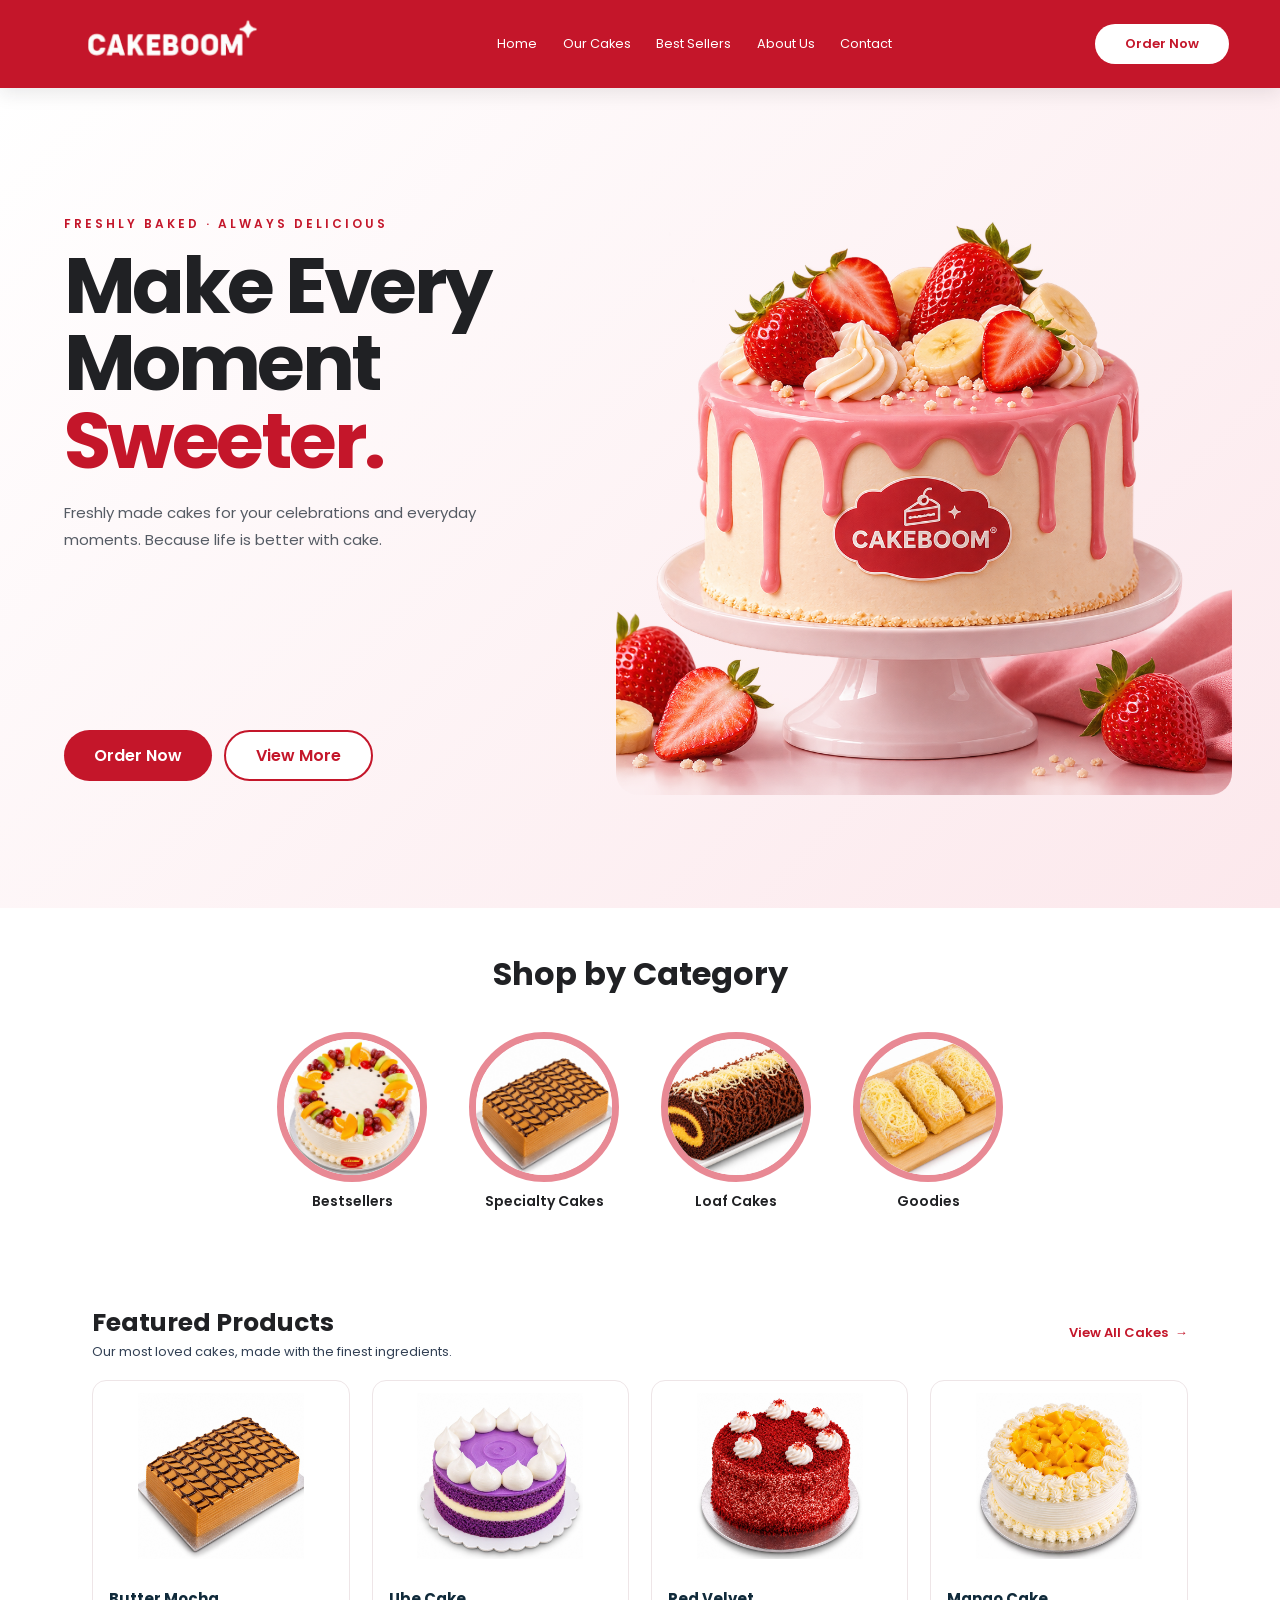
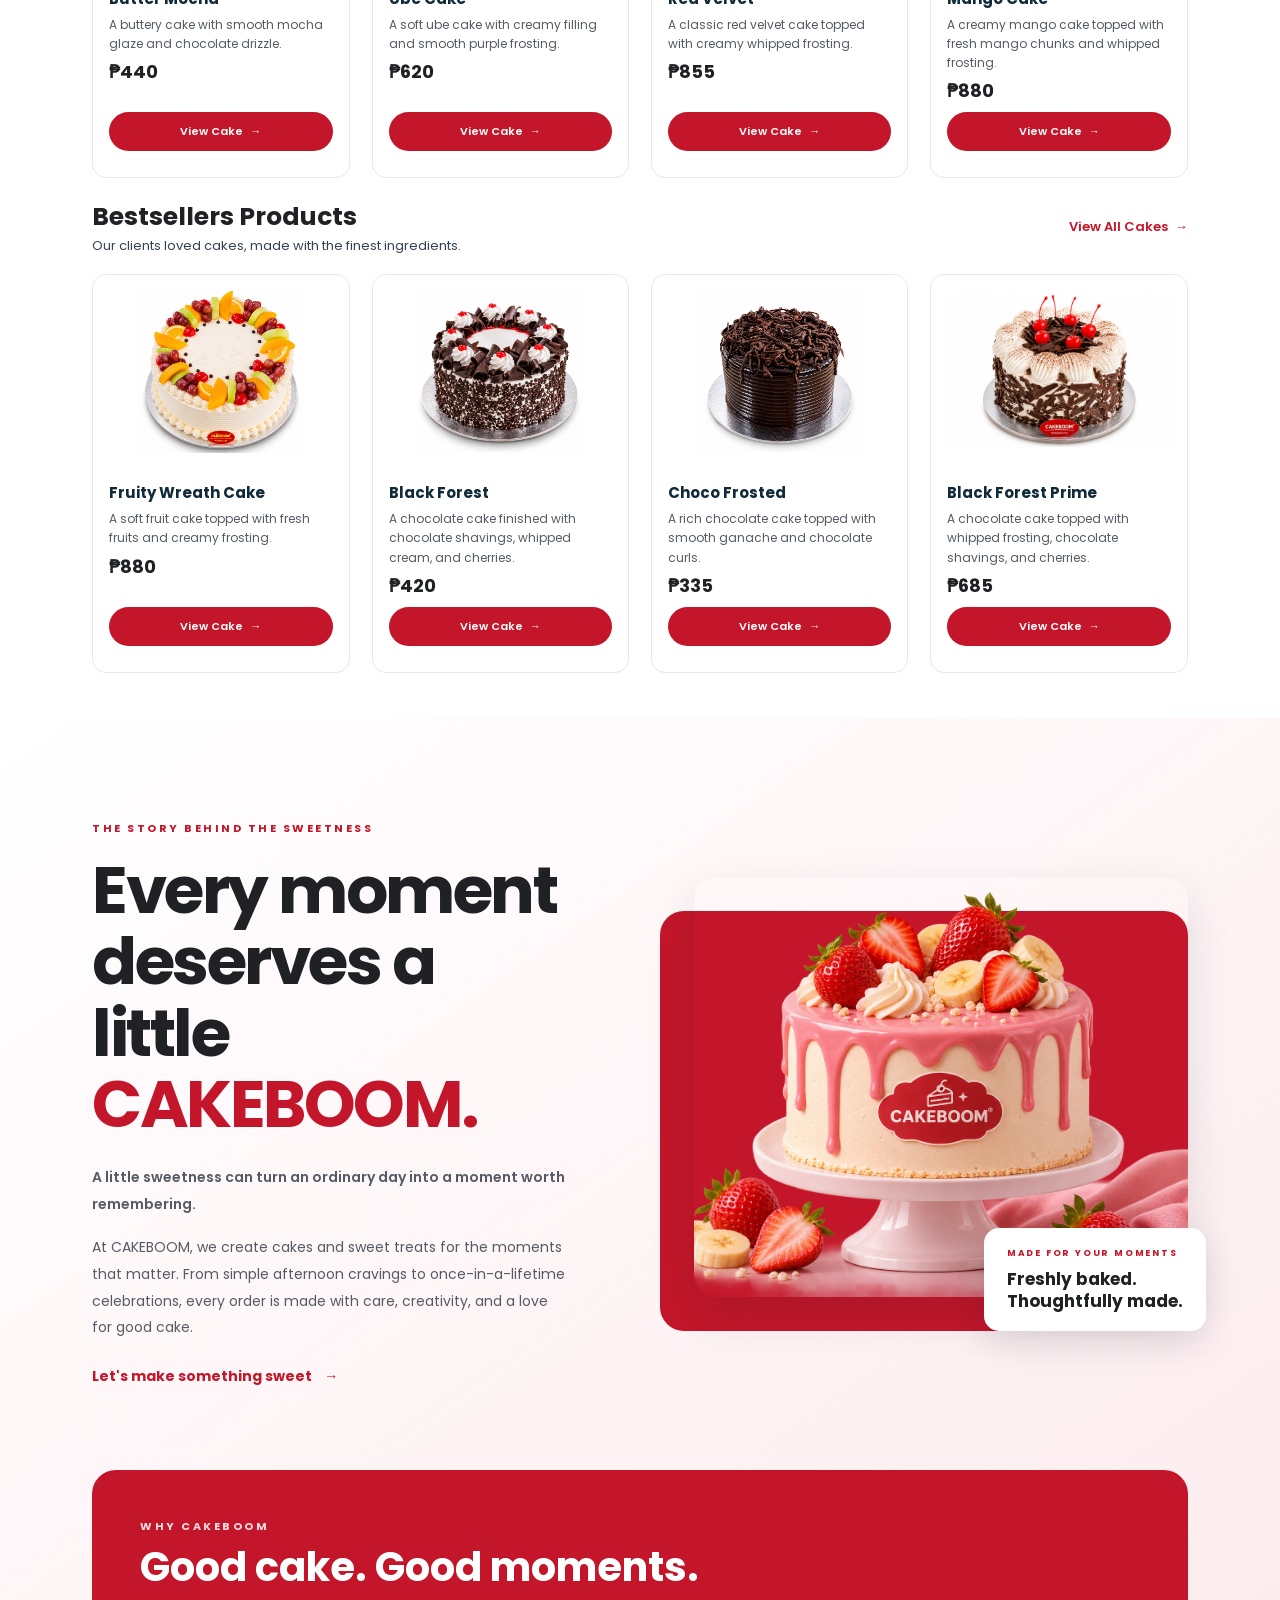
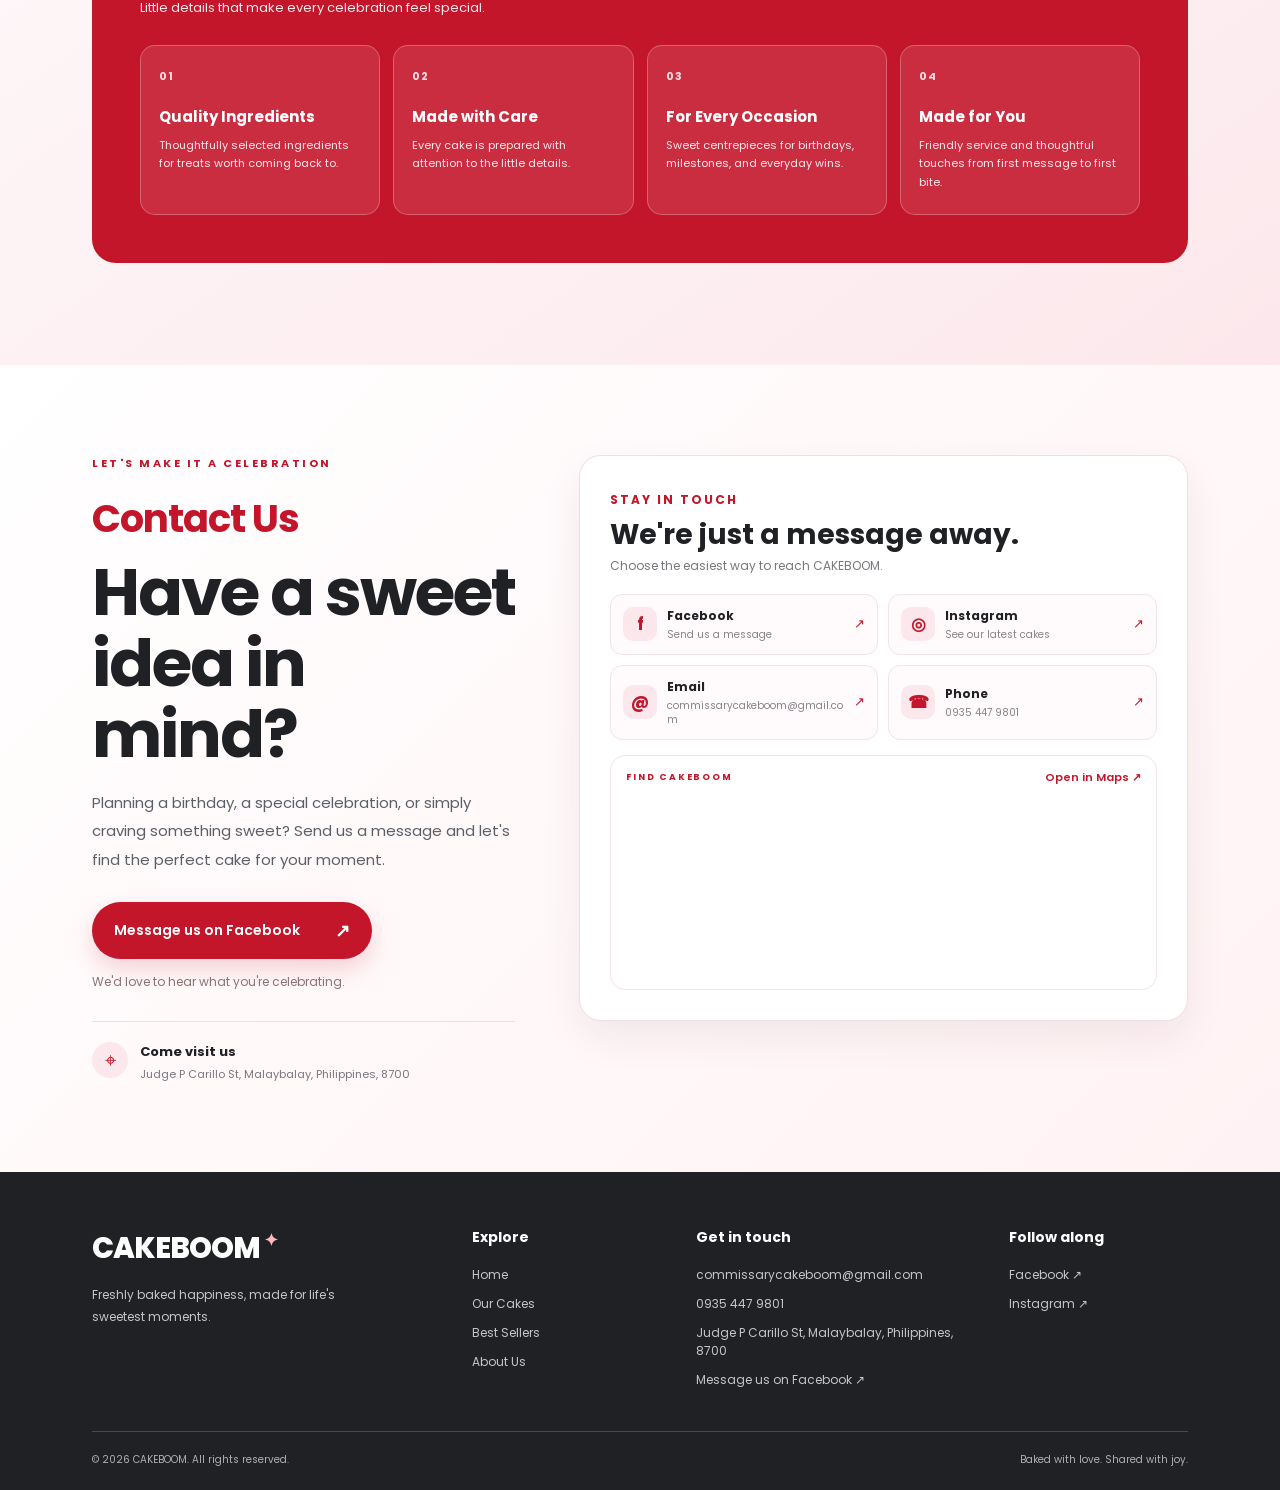
<file: index.html>
<!doctype html>
<html lang="en">
  <head>
    <meta charset="UTF-8" />
    <meta name="viewport" content="width=device-width, initial-scale=1.0" />
    <link
      rel="icon"
      type="image/png"
      sizes="48x48"
      href="/assets/images/favicon.ico"
    />
    <link rel="stylesheet" href="/css/homepage.css" />
    <link rel="stylesheet" href="/css/cakes.css" />
    <link rel="preconnect" href="https://fonts.googleapis.com" />
    <link rel="preconnect" href="https://fonts.gstatic.com" crossorigin />
    <link
      href="https://fonts.googleapis.com/css2?family=Poppins:wght@400;500;600;700;800&display=swap"
      rel="stylesheet"
    />

    <title>Cakeboom</title>
  </head>
  <body>
    <header class="site-header">
      <div class="header-wrapper">
        <div class="header-container">
          <div class="header-brand">
            <a href="#home" aria-label="CAKEBOOM home">
              <img
                class="logo"
                src="/assets/images/cakeboom-logo.png"
                alt="CakeBoom Logo"
              />
            </a>
          </div>
          <nav class="desktop-nav" aria-label="Main navigation">
            <a href="#home">Home</a>
            <a href="/pages/cakes.html">Our Cakes</a>
            <a href="#bestsellers">Best Sellers</a>
            <a href="#about">About Us</a>
            <a href="#contact">Contact</a>
          </nav>
          <details class="mobile-menu">
            <summary aria-label="Open navigation menu">
              <span class="menu-lines" aria-hidden="true"
                ><i></i><i></i><i></i
              ></span>
            </summary>
            <nav aria-label="Mobile navigation">
              <a href="#home">Home</a>
              <a href="/pages/cakes.html">Our Cakes</a>
              <a href="#bestsellers">Best Sellers</a>
              <a href="#about">About Us</a>
              <a href="#contact">Contact</a>
            </nav>
          </details>
          <a
            class="head-btn"
            href="https://www.facebook.com/tastehappiness"
            target="_blank"
            rel="noopener noreferrer"
            >Order Now</a
          >
        </div>
      </div>
    </header>

    <main>
      <section class="hero-section" id="home">
        <div class="hero-container">
          <div class="hero-discription-container">
            <p class="para">FRESHLY BAKED <span>·</span> ALWAYS DELICIOUS</p>
            <h1 class="hero-main-text">
              Make Every<br />
              Moment<br />
              <span>Sweeter.</span>
            </h1>
            <p>
              Freshly made cakes for your celebrations and everyday moments.
              Because life is better with cake.
            </p>
          </div>

          <div class="hero-image-container">
            <img
              class="hero-pic"
              src="/assets/images/cake-hero-03.png"
              alt="Cakeboom signature strawberry cake with pink drip frosting"
            />
          </div>

          <div class="hero-buttons">
            <a class="explore-btn" href="#contact">Order Now</a>
            <a class="order-btn" href="/pages/cakes.html">View More</a>
          </div>
        </div>
      </section>

      <section class="category-section" aria-labelledby="category-title">
        <div class="category-container">
          <div class="category-heading">
            <h2 id="category-title">Shop by Category</h2>
          </div>

          <div class="category-carousel" aria-label="Cake categories">
            <a class="category-card" href="/pages/cakes.html#bestsellers">
              <img
                src="/assets/images/cake5.jpg"
                alt="Bestseller cake selection"
              />
              <span class="category-card-title">Bestsellers</span>
            </a>
            <a class="category-card" href="/pages/cakes.html#specialty-cakes">
              <img
                src="/assets/images/cake1.jpg"
                alt="Specialty cake selection"
              />
              <span class="category-card-title">Specialty Cakes</span>
            </a>
            <a class="category-card" href="/pages/cakes.html#loaf-cakes">
              <img src="/assets/images/cake10.jpg" alt="Loaf cake selection" />
              <span class="category-card-title">Loaf Cakes</span>
            </a>
            <a class="category-card" href="/pages/cakes.html#goodies">
              <img src="/assets/images/cake17.jpg" alt="Goodies selection" />
              <span class="category-card-title">Goodies</span>
            </a>
          </div>
        </div>
      </section>

      <section class="cakes-section" id="cakes">
        <div class="cakes-container">
          <div class="cakes-heading">
            <div>
              <h2>Featured Products</h2>
              <p>Our most loved cakes, made with the finest ingredients.</p>
            </div>
            <a class="view-all-link" href="/pages/cakes.html"
              >View All Cakes <span>→</span></a
            >
          </div>

          <div class="cakes-grid" id="cake-sections">
            <article class="cake-card">
              <img
                class="cake-image"
                src="/assets/images/cake1.jpg"
                alt="Butter Mocha"
              />
              <div class="cake-info">
                <h3>Butter Mocha</h3>
                <p>
                  A buttery cake with smooth mocha glaze and chocolate drizzle.
                </p>
                <p class="cake-price">₱440</p>
                <a class="cake-link" href="#cake-detail-butter-mocha"
                  >View Cake <span>→</span></a
                >
              </div>
            </article>

            <article class="cake-card">
              <img
                class="cake-image"
                src="/assets/images/cake2.jpg"
                alt="Ube Cake"
              />
              <div class="cake-info">
                <h3>Ube Cake</h3>
                <p>
                  A soft ube cake with creamy filling and smooth purple
                  frosting.
                </p>
                <p class="cake-price">₱620</p>
                <a class="cake-link" href="#cake-detail-ube-cake"
                  >View Cake <span>→</span></a
                >
              </div>
            </article>

            <article class="cake-card">
              <img
                class="cake-image"
                src="/assets/images/cake3.jpg"
                alt="Red Velvet"
              />
              <div class="cake-info">
                <h3>Red Velvet</h3>
                <p>
                  A classic red velvet cake topped with creamy whipped frosting.
                </p>
                <p class="cake-price">₱855</p>
                <a class="cake-link" href="#cake-detail-red-velvet"
                  >View Cake <span>→</span></a
                >
              </div>
            </article>

            <article class="cake-card">
              <img
                class="cake-image"
                src="/assets/images/cake4.jpg"
                alt="Mango Cake"
              />
              <div class="cake-info">
                <h3>Mango Cake</h3>
                <p>
                  A creamy mango cake topped with fresh mango chunks and whipped
                  frosting.
                </p>
                <p class="cake-price">₱880</p>
                <a class="cake-link" href="#cake-detail-mango-cake"
                  >View Cake <span>→</span></a
                >
              </div>
            </article>
          </div>

          <div class="cakes-heading" id="bestsellers" style="margin-top: 20px">
            <div>
              <h2>Bestsellers Products</h2>
              <p>Our clients loved cakes, made with the finest ingredients.</p>
            </div>
            <a class="view-all-link" href="/pages/cakes.html"
              >View All Cakes <span>→</span></a
            >
          </div>
          <div class="cakes-grid">
            <article class="cake-card">
              <img
                class="cake-image"
                src="/assets/images/cake5.jpg"
                alt="Fruity Wreath Cake"
              />
              <div class="cake-info">
                <h3>Fruity Wreath Cake</h3>
                <p>
                  A soft fruit cake topped with fresh fruits and creamy
                  frosting.
                </p>
                <p class="cake-price">₱880</p>
                <a class="cake-link" href="#cake-detail-fruity-wreath-cake"
                  >View Cake <span>→</span></a
                >
              </div>
            </article>

            <article class="cake-card">
              <img
                class="cake-image"
                src="/assets/images/cake6.jpg"
                alt="Black Forest"
              />
              <div class="cake-info">
                <h3>Black Forest</h3>
                <p>
                  A chocolate cake finished with chocolate shavings, whipped
                  cream, and cherries.
                </p>
                <p class="cake-price">₱420</p>
                <a class="cake-link" href="#cake-detail-black-forest"
                  >View Cake <span>→</span></a
                >
              </div>
            </article>

            <article class="cake-card">
              <img
                class="cake-image"
                src="/assets/images/cake7.jpg"
                alt="Choco Frosted"
              />
              <div class="cake-info">
                <h3>Choco Frosted</h3>
                <p>
                  A rich chocolate cake topped with smooth ganache and chocolate
                  curls.
                </p>
                <p class="cake-price">₱335</p>
                <a class="cake-link" href="#cake-detail-choco-frosted"
                  >View Cake <span>→</span></a
                >
              </div>
            </article>

            <article class="cake-card">
              <img
                class="cake-image"
                src="/assets/images/cake8.jpg"
                alt="Black Forest Prime"
              />
              <div class="cake-info">
                <h3>Black Forest Prime</h3>
                <p>
                  A chocolate cake topped with whipped frosting, chocolate
                  shavings, and cherries.
                </p>
                <p class="cake-price">₱685</p>
                <a class="cake-link" href="#cake-detail-black-forest-prime"
                  >View Cake <span>→</span></a
                >
              </div>
            </article>
          </div>
        </div>
      </section>

      <section class="about-section" id="about">
        <div class="about-story-wrap">
          <div class="about-story-copy">
            <p class="section-eyebrow">THE STORY BEHIND THE SWEETNESS</p>
            <h2>Every moment<br />deserves a little <span>CAKEBOOM.</span></h2>
            <p class="about-story-lead">
              A little sweetness can turn an ordinary day into a moment worth
              remembering.
            </p>
            <p>
              At CAKEBOOM, we create cakes and sweet treats for the moments that
              matter. From simple afternoon cravings to once-in-a-lifetime
              celebrations, every order is made with care, creativity, and a
              love for good cake.
            </p>
            <a class="about-link" href="#contact"
              >Let's make something sweet <span>→</span></a
            >
          </div>
          <div class="about-story-visual">
            <img
              src="/assets/images/cake-hero-03.png"
              alt="A CAKEBOOM celebration cake"
            />
            <div class="about-photo-note">
              <span>MADE FOR YOUR MOMENTS</span
              ><strong>Freshly baked.<br />Thoughtfully made.</strong>
            </div>
          </div>
        </div>
        <div class="about-values">
          <div class="about-values-heading">
            <p class="section-eyebrow">WHY CAKEBOOM</p>
            <h2>Good cake. Good moments.</h2>
            <p>Little details that make every celebration feel special.</p>
          </div>
          <div class="about-values-grid">
            <article class="about-value-card">
              <span>01</span>
              <h3>Quality Ingredients</h3>
              <p>
                Thoughtfully selected ingredients for treats worth coming back
                to.
              </p>
            </article>
            <article class="about-value-card">
              <span>02</span>
              <h3>Made with Care</h3>
              <p>
                Every cake is prepared with attention to the little details.
              </p>
            </article>
            <article class="about-value-card">
              <span>03</span>
              <h3>For Every Occasion</h3>
              <p>
                Sweet centrepieces for birthdays, milestones, and everyday wins.
              </p>
            </article>
            <article class="about-value-card">
              <span>04</span>
              <h3>Made for You</h3>
              <p>
                Friendly service and thoughtful touches from first message to
                first bite.
              </p>
            </article>
          </div>
        </div>
      </section>

      <section class="contact-section" id="contact">
        <div class="contact-container contact-redesign">
          <div class="contact-copy">
            <p class="section-eyebrow">LET'S MAKE IT A CELEBRATION</p>
            <h1 class="contact-title"><span>Contact Us</span></h1>
            <h2>Have a sweet idea in mind?</h2>
            <p>
              Planning a birthday, a special celebration, or simply craving
              something sweet? Send us a message and let's find the perfect cake
              for your moment.
            </p>
            <a
              class="contact-facebook-btn"
              href="https://www.facebook.com/tastehappiness"
              target="_blank"
              rel="noopener noreferrer"
            >
              Message us on Facebook <span>↗</span>
            </a>
            <p class="contact-response-note">
              We'd love to hear what you're celebrating.
            </p>
            <div class="contact-location-note">
              <span class="contact-location-pin">⌖</span>
              <span
                ><strong>Come visit us</strong
                ><small
                  >Judge P Carillo St, Malaybalay, Philippines, 8700</small
                ></span
              >
            </div>
          </div>
          <div class="contact-panel">
            <div class="contact-panel-heading">
              <span class="contact-card-label">STAY IN TOUCH</span>
              <h3>We're just a message away.</h3>
              <p>Choose the easiest way to reach CAKEBOOM.</p>
            </div>
            <div class="contact-quick-links">
              <a
                href="https://www.facebook.com/tastehappiness"
                target="_blank"
                rel="noopener noreferrer"
              >
                <span class="quick-link-icon">f</span
                ><span
                  ><strong>Facebook</strong
                  ><small>Send us a message</small></span
                ><span class="quick-link-arrow">↗</span>
              </a>
              <a
                href="https://www.instagram.com/cakeboom_ig/"
                target="_blank"
                rel="noopener noreferrer"
              >
                <span class="quick-link-icon">◎</span
                ><span
                  ><strong>Instagram</strong
                  ><small>See our latest cakes</small></span
                ><span class="quick-link-arrow">↗</span>
              </a>
              <a href="mailto:commissarycakeboom@gmail.com">
                <span class="quick-link-icon">@</span
                ><span
                  ><strong>Email</strong
                  ><small>commissarycakeboom@gmail.com</small></span
                ><span class="quick-link-arrow">↗</span>
              </a>
              <a href="tel:+639354479801">
                <span class="quick-link-icon">☎</span
                ><span><strong>Phone</strong><small>0935 447 9801</small></span
                ><span class="quick-link-arrow">↗</span>
              </a>
            </div>
            <div class="contact-map-card">
              <div class="contact-map-heading">
                <span>FIND CAKEBOOM</span
                ><a
                  href="https://www.google.com/maps?q=8.1553702227036,125.12899786239"
                  target="_blank"
                  rel="noopener noreferrer"
                  >Open in Maps ↗</a
                >
              </div>
              <iframe
                title="CAKEBOOM shop location map"
                src="https://www.google.com/maps?q=8.1553702227036,125.12899786239&amp;output=embed"
                loading="lazy"
                referrerpolicy="no-referrer-when-downgrade"
                allowfullscreen
              ></iframe>
            </div>
          </div>
        </div>
      </section>

      <div class="cake-modal-layer">
        <section
          class="cake-modal"
          id="cake-detail-butter-mocha"
          role="dialog"
          aria-modal="true"
          aria-labelledby="cake-detail-butter-mocha-title"
        >
          <a
            class="cake-modal-backdrop"
            href="#cake-sections"
            aria-label="Close cake details"
          ></a>
          <div class="cake-modal-panel">
            <a class="cake-modal-close" href="#cake-sections" aria-label="Close"
              >&times;</a
            >
            <div class="cake-modal-image-wrap">
              <img
                src="/assets/images/cake1.jpg"
                alt="Butter Mocha"
                class="cake-modal-image"
              />
            </div>
            <div class="cake-modal-content">
              <span class="cake-modal-eyebrow">CAKEBOOM SPECIALTY CAKES</span>
              <h2 id="cake-detail-butter-mocha-title">Butter Mocha</h2>
              <p class="cake-modal-description">
                Rich, buttery layers topped with a smooth mocha glaze and
                delicate chocolate drizzle for a perfectly sweet indulgence.
              </p>
              <div class="cake-modal-sizes">
                <h3>Available sizes &amp; prices</h3>
                <div class="cake-modal-pricing-list">
                  <div class="cake-modal-price-row">
                    <span>8’ x 12</span><strong>₱740</strong>
                  </div>
                  <div class="cake-modal-price-row">
                    <span>Size not specified (listed as “8’x”)</span
                    ><strong>₱440</strong>
                  </div>
                </div>
                <p class="cake-modal-pricing-note">
                  The second size label is incomplete in the supplied document,
                  so its full size has not been guessed.
                </p>
              </div>
              <a class="cake-modal-contact" href="#contact"
                >Contact Us to Order <span>→</span></a
              >
              <p class="cake-modal-note">
                No online ordering or payment is required on this page.
              </p>
            </div>
          </div>
        </section>
        <section
          class="cake-modal"
          id="cake-detail-ube-cake"
          role="dialog"
          aria-modal="true"
          aria-labelledby="cake-detail-ube-cake-title"
        >
          <a
            class="cake-modal-backdrop"
            href="#cake-sections"
            aria-label="Close cake details"
          ></a>
          <div class="cake-modal-panel">
            <a class="cake-modal-close" href="#cake-sections" aria-label="Close"
              >&times;</a
            >
            <div class="cake-modal-image-wrap">
              <img
                src="/assets/images/cake2.jpg"
                alt="Ube Cake"
                class="cake-modal-image"
              />
            </div>
            <div class="cake-modal-content">
              <span class="cake-modal-eyebrow">CAKEBOOM SPECIALTY CAKES</span>
              <h2 id="cake-detail-ube-cake-title">Ube Cake</h2>
              <p class="cake-modal-description">
                Moist chocolate layers filled with creamy vanilla custard and
                topped with smooth purple frosting and delicate cream swirls.
              </p>
              <div class="cake-modal-sizes">
                <h3>Available sizes &amp; prices</h3>
                <div class="cake-modal-pricing-list">
                  <div class="cake-modal-price-row">
                    <span>7’R</span><strong>₱620</strong>
                  </div>
                </div>
              </div>
              <a class="cake-modal-contact" href="#contact"
                >Contact Us to Order <span>→</span></a
              >
              <p class="cake-modal-note">
                No online ordering or payment is required on this page.
              </p>
            </div>
          </div>
        </section>
        <section
          class="cake-modal"
          id="cake-detail-red-velvet"
          role="dialog"
          aria-modal="true"
          aria-labelledby="cake-detail-red-velvet-title"
        >
          <a
            class="cake-modal-backdrop"
            href="#cake-sections"
            aria-label="Close cake details"
          ></a>
          <div class="cake-modal-panel">
            <a class="cake-modal-close" href="#cake-sections" aria-label="Close"
              >&times;</a
            >
            <div class="cake-modal-image-wrap">
              <img
                src="/assets/images/cake3.jpg"
                alt="Red Velvet"
                class="cake-modal-image"
              />
            </div>
            <div class="cake-modal-content">
              <span class="cake-modal-eyebrow">CAKEBOOM SPECIALTY CAKES</span>
              <h2 id="cake-detail-red-velvet-title">Red Velvet</h2>
              <p class="cake-modal-description">
                A rich red velvet cake coated with soft red crumbs, topped with
                creamy whipped frosting swirls for a perfectly sweet and
                indulgent treat.
              </p>
              <div class="cake-modal-sizes">
                <h3>Available sizes &amp; prices</h3>
                <div class="cake-modal-pricing-list">
                  <div class="cake-modal-price-row">
                    <span>7’R</span><strong>₱855</strong>
                  </div>
                </div>
              </div>
              <a class="cake-modal-contact" href="#contact"
                >Contact Us to Order <span>→</span></a
              >
              <p class="cake-modal-note">
                No online ordering or payment is required on this page.
              </p>
            </div>
          </div>
        </section>
        <section
          class="cake-modal"
          id="cake-detail-mango-cake"
          role="dialog"
          aria-modal="true"
          aria-labelledby="cake-detail-mango-cake-title"
        >
          <a
            class="cake-modal-backdrop"
            href="#cake-sections"
            aria-label="Close cake details"
          ></a>
          <div class="cake-modal-panel">
            <a class="cake-modal-close" href="#cake-sections" aria-label="Close"
              >&times;</a
            >
            <div class="cake-modal-image-wrap">
              <img
                src="/assets/images/cake4.jpg"
                alt="Mango Cake"
                class="cake-modal-image"
              />
            </div>
            <div class="cake-modal-content">
              <span class="cake-modal-eyebrow">CAKEBOOM SPECIALTY CAKES</span>
              <h2 id="cake-detail-mango-cake-title">Mango Cake</h2>
              <p class="cake-modal-description">
                A soft and creamy mango cake topped with juicy fresh mango
                chunks and beautifully piped whipped frosting. A tropical
                delight in every slice!
              </p>
              <div class="cake-modal-sizes">
                <h3>Available sizes &amp; prices</h3>
                <div class="cake-modal-pricing-list">
                  <div class="cake-modal-price-row">
                    <span>8’ x 12’</span><strong>₱880</strong>
                  </div>
                </div>
              </div>
              <a class="cake-modal-contact" href="#contact"
                >Contact Us to Order <span>→</span></a
              >
              <p class="cake-modal-note">
                No online ordering or payment is required on this page.
              </p>
            </div>
          </div>
        </section>
        <section
          class="cake-modal"
          id="cake-detail-fruity-wreath-cake"
          role="dialog"
          aria-modal="true"
          aria-labelledby="cake-detail-fruity-wreath-cake-title"
        >
          <a
            class="cake-modal-backdrop"
            href="#bestsellers"
            aria-label="Close cake details"
          ></a>
          <div class="cake-modal-panel">
            <a class="cake-modal-close" href="#bestsellers" aria-label="Close"
              >&times;</a
            >
            <div class="cake-modal-image-wrap">
              <img
                src="/assets/images/cake5.jpg"
                alt="Fruity Wreath Cake"
                class="cake-modal-image"
              />
            </div>
            <div class="cake-modal-content">
              <span class="cake-modal-eyebrow">CAKEBOOM BESTSELLERS</span>
              <h2 id="cake-detail-fruity-wreath-cake-title">
                Fruity Wreath Cake
              </h2>
              <p class="cake-modal-description">
                A delightful fruit cake topped with fresh grapes, mangoes,
                apples, oranges, and cherries, beautifully arranged over smooth,
                creamy frosting. A refreshing treat for every celebration!
              </p>
              <div class="cake-modal-sizes">
                <h3>Available sizes &amp; prices</h3>
                <div class="cake-modal-pricing-list">
                  <div class="cake-modal-price-row">
                    <span>10’R</span><strong>₱880</strong>
                  </div>
                </div>
              </div>
              <a class="cake-modal-contact" href="#contact"
                >Contact Us to Order <span>→</span></a
              >
              <p class="cake-modal-note">
                No online ordering or payment is required on this page.
              </p>
            </div>
          </div>
        </section>
        <section
          class="cake-modal"
          id="cake-detail-black-forest"
          role="dialog"
          aria-modal="true"
          aria-labelledby="cake-detail-black-forest-title"
        >
          <a
            class="cake-modal-backdrop"
            href="#bestsellers"
            aria-label="Close cake details"
          ></a>
          <div class="cake-modal-panel">
            <a class="cake-modal-close" href="#bestsellers" aria-label="Close"
              >&times;</a
            >
            <div class="cake-modal-image-wrap">
              <img
                src="/assets/images/cake6.jpg"
                alt="Black Forest"
                class="cake-modal-image"
              />
            </div>
            <div class="cake-modal-content">
              <span class="cake-modal-eyebrow">CAKEBOOM BESTSELLERS</span>
              <h2 id="cake-detail-black-forest-title">Black Forest</h2>
              <p class="cake-modal-description">
                A rich chocolate cake covered with crunchy chocolate shavings,
                topped with smooth whipped cream and sweet red cherries. A
                heavenly treat for chocolate lovers!
              </p>
              <div class="cake-modal-sizes">
                <h3>Available sizes &amp; prices</h3>
                <div class="cake-modal-pricing-list">
                  <div class="cake-modal-price-row">
                    <span>10’R</span><strong>₱740</strong>
                  </div>
                  <div class="cake-modal-price-row">
                    <span>7”R</span><strong>₱420</strong>
                  </div>
                  <div class="cake-modal-price-row">
                    <span>8”12R</span><strong>₱720</strong>
                  </div>
                  <div class="cake-modal-price-row">
                    <span>8” x 6”</span><strong>₱435</strong>
                  </div>
                </div>
              </div>
              <a class="cake-modal-contact" href="#contact"
                >Contact Us to Order <span>→</span></a
              >
              <p class="cake-modal-note">
                No online ordering or payment is required on this page.
              </p>
            </div>
          </div>
        </section>
        <section
          class="cake-modal"
          id="cake-detail-choco-frosted"
          role="dialog"
          aria-modal="true"
          aria-labelledby="cake-detail-choco-frosted-title"
        >
          <a
            class="cake-modal-backdrop"
            href="#bestsellers"
            aria-label="Close cake details"
          ></a>
          <div class="cake-modal-panel">
            <a class="cake-modal-close" href="#bestsellers" aria-label="Close"
              >&times;</a
            >
            <div class="cake-modal-image-wrap">
              <img
                src="/assets/images/cake7.jpg"
                alt="Choco Frosted"
                class="cake-modal-image"
              />
            </div>
            <div class="cake-modal-content">
              <span class="cake-modal-eyebrow">CAKEBOOM BESTSELLERS</span>
              <h2 id="cake-detail-choco-frosted-title">Choco Frosted</h2>
              <p class="cake-modal-description">
                A rich chocolate cake coated in glossy chocolate ganache and
                topped with generous curls of dark chocolate. A decadent delight
                for every chocolate lover!
              </p>
              <div class="cake-modal-sizes">
                <h3>Available sizes &amp; prices</h3>
                <div class="cake-modal-pricing-list">
                  <div class="cake-modal-price-row">
                    <span>7”R</span><strong>₱335</strong>
                  </div>
                  <div class="cake-modal-price-row">
                    <span>8”12R</span><strong>₱570</strong>
                  </div>
                  <div class="cake-modal-price-row">
                    <span>8” x 6”</span><strong>₱350</strong>
                  </div>
                </div>
              </div>
              <a class="cake-modal-contact" href="#contact"
                >Contact Us to Order <span>→</span></a
              >
              <p class="cake-modal-note">
                No online ordering or payment is required on this page.
              </p>
            </div>
          </div>
        </section>
        <section
          class="cake-modal"
          id="cake-detail-black-forest-prime"
          role="dialog"
          aria-modal="true"
          aria-labelledby="cake-detail-black-forest-prime-title"
        >
          <a
            class="cake-modal-backdrop"
            href="#bestsellers"
            aria-label="Close cake details"
          ></a>
          <div class="cake-modal-panel">
            <a class="cake-modal-close" href="#bestsellers" aria-label="Close"
              >&times;</a
            >
            <div class="cake-modal-image-wrap">
              <img
                src="/assets/images/cake8.jpg"
                alt="Black Forest Prime"
                class="cake-modal-image"
              />
            </div>
            <div class="cake-modal-content">
              <span class="cake-modal-eyebrow">CAKEBOOM BESTSELLERS</span>
              <h2 id="cake-detail-black-forest-prime-title">
                Black Forest Prime
              </h2>
              <p class="cake-modal-description">
                A delicious chocolate cake topped with creamy whipped frosting,
                rich chocolate shavings, and sweet red cherries. Perfect for
                satisfying your chocolate cravings!
              </p>
              <div class="cake-modal-sizes">
                <h3>Available sizes &amp; prices</h3>
                <div class="cake-modal-pricing-list">
                  <div class="cake-modal-price-row">
                    <span>7”R</span><strong>₱685</strong>
                  </div>
                </div>
              </div>
              <a class="cake-modal-contact" href="#contact"
                >Contact Us to Order <span>→</span></a
              >
              <p class="cake-modal-note">
                No online ordering or payment is required on this page.
              </p>
            </div>
          </div>
        </section>
      </div>

      <footer class="site-footer">
        <div class="footer-main">
          <div class="footer-brand">
            <a class="footer-logo" href="#home">CAKEBOOM<span>✦</span></a>
            <p>Freshly baked happiness, made for life's sweetest moments.</p>
          </div>
          <div class="footer-column">
            <h3>Explore</h3>
            <a href="#home">Home</a>
            <a href="/pages/cakes.html">Our Cakes</a>
            <a href="#bestsellers">Best Sellers</a>
            <a href="#about">About Us</a>
          </div>
          <div class="footer-column">
            <h3>Get in touch</h3>
            <a href="mailto:commissarycakeboom@gmail.com"
              >commissarycakeboom@gmail.com</a
            >
            <a href="tel:+639354479801">0935 447 9801</a>
            <span>Judge P Carillo St, Malaybalay, Philippines, 8700</span>
            <a
              href="https://www.facebook.com/tastehappiness"
              target="_blank"
              rel="noopener noreferrer"
              >Message us on Facebook ↗</a
            >
          </div>
          <div class="footer-column footer-social">
            <h3>Follow along</h3>
            <a
              href="https://www.facebook.com/tastehappiness"
              aria-label="Facebook"
              target="_blank"
              rel="noopener noreferrer"
              >Facebook ↗</a
            >
            <a
              href="https://www.instagram.com/cakeboom_ig/"
              aria-label="Instagram"
              target="_blank"
              rel="noopener noreferrer"
              >Instagram ↗</a
            >
          </div>
        </div>
        <div class="footer-bottom">
          <p>© 2026 CAKEBOOM. All rights reserved.</p>
          <p>Baked with love. Shared with joy.</p>
        </div>
      </footer>
    </main>
  </body>
</html>
</file>
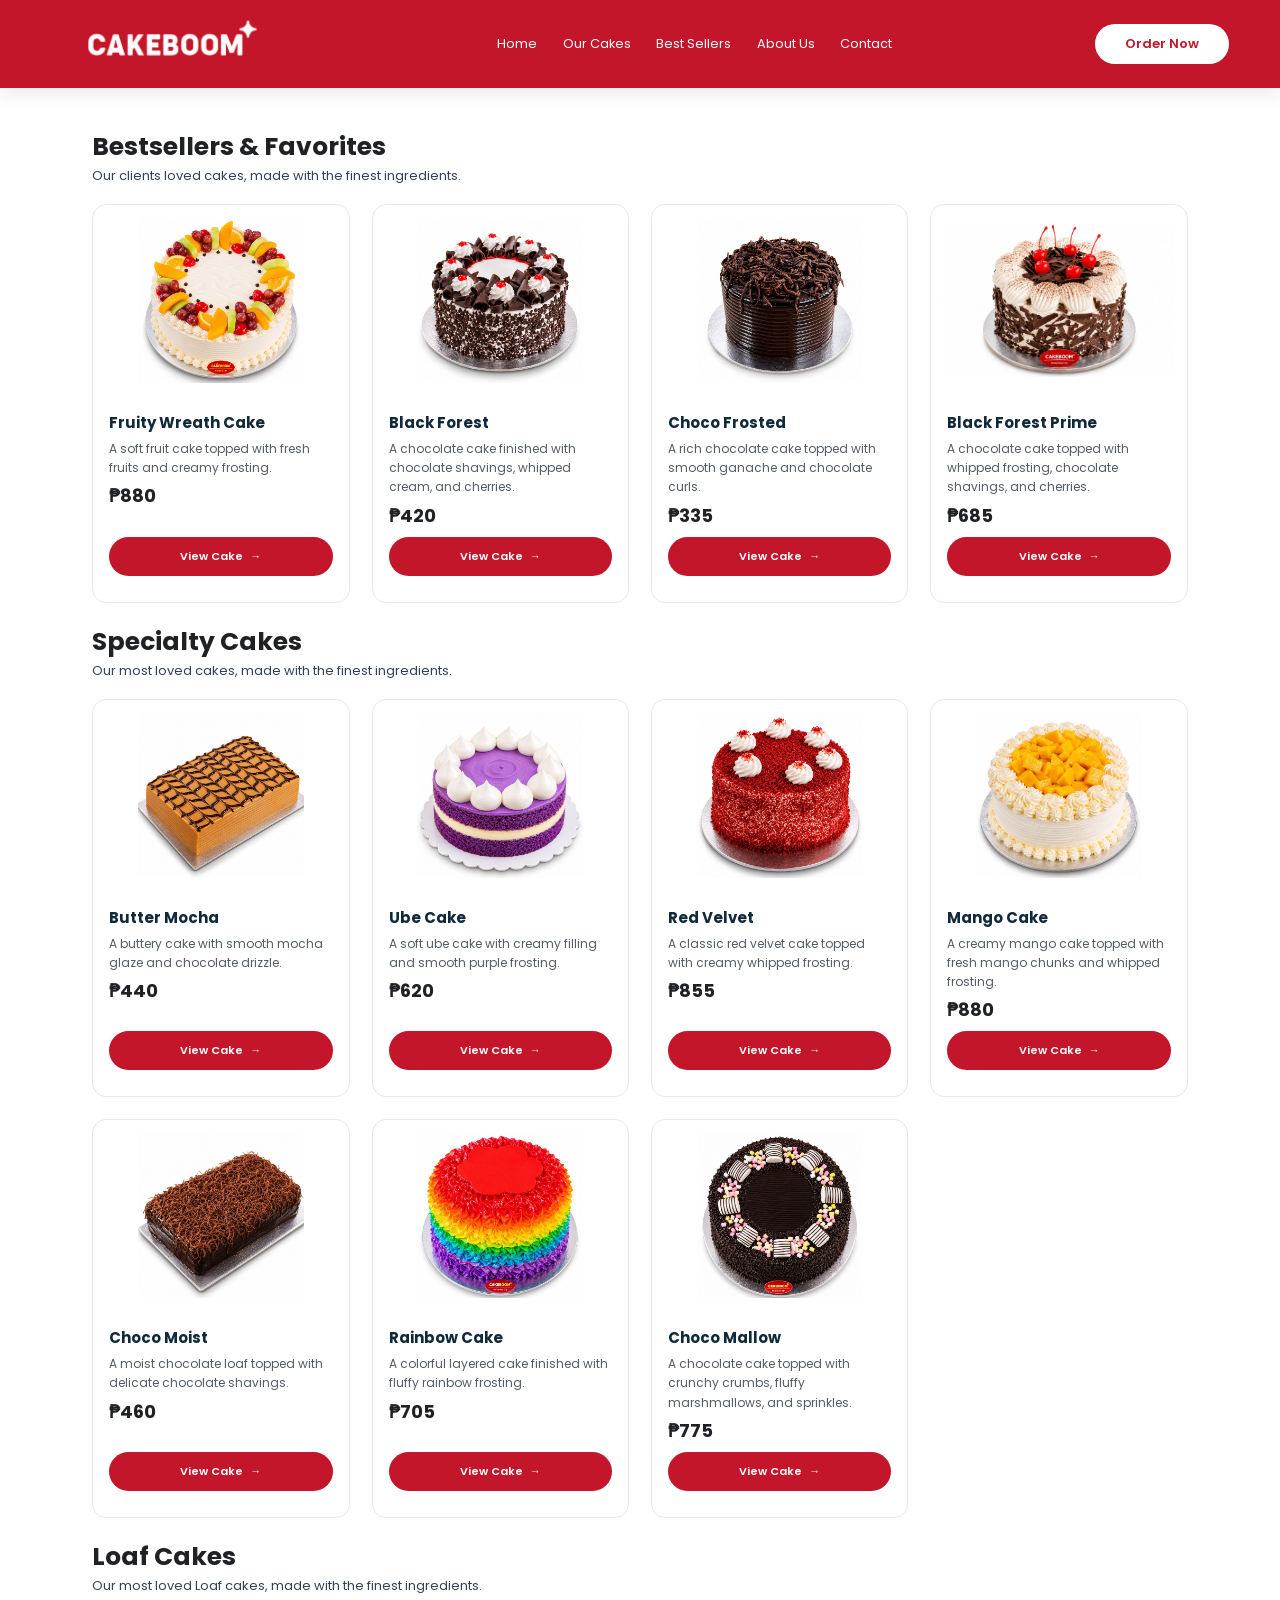
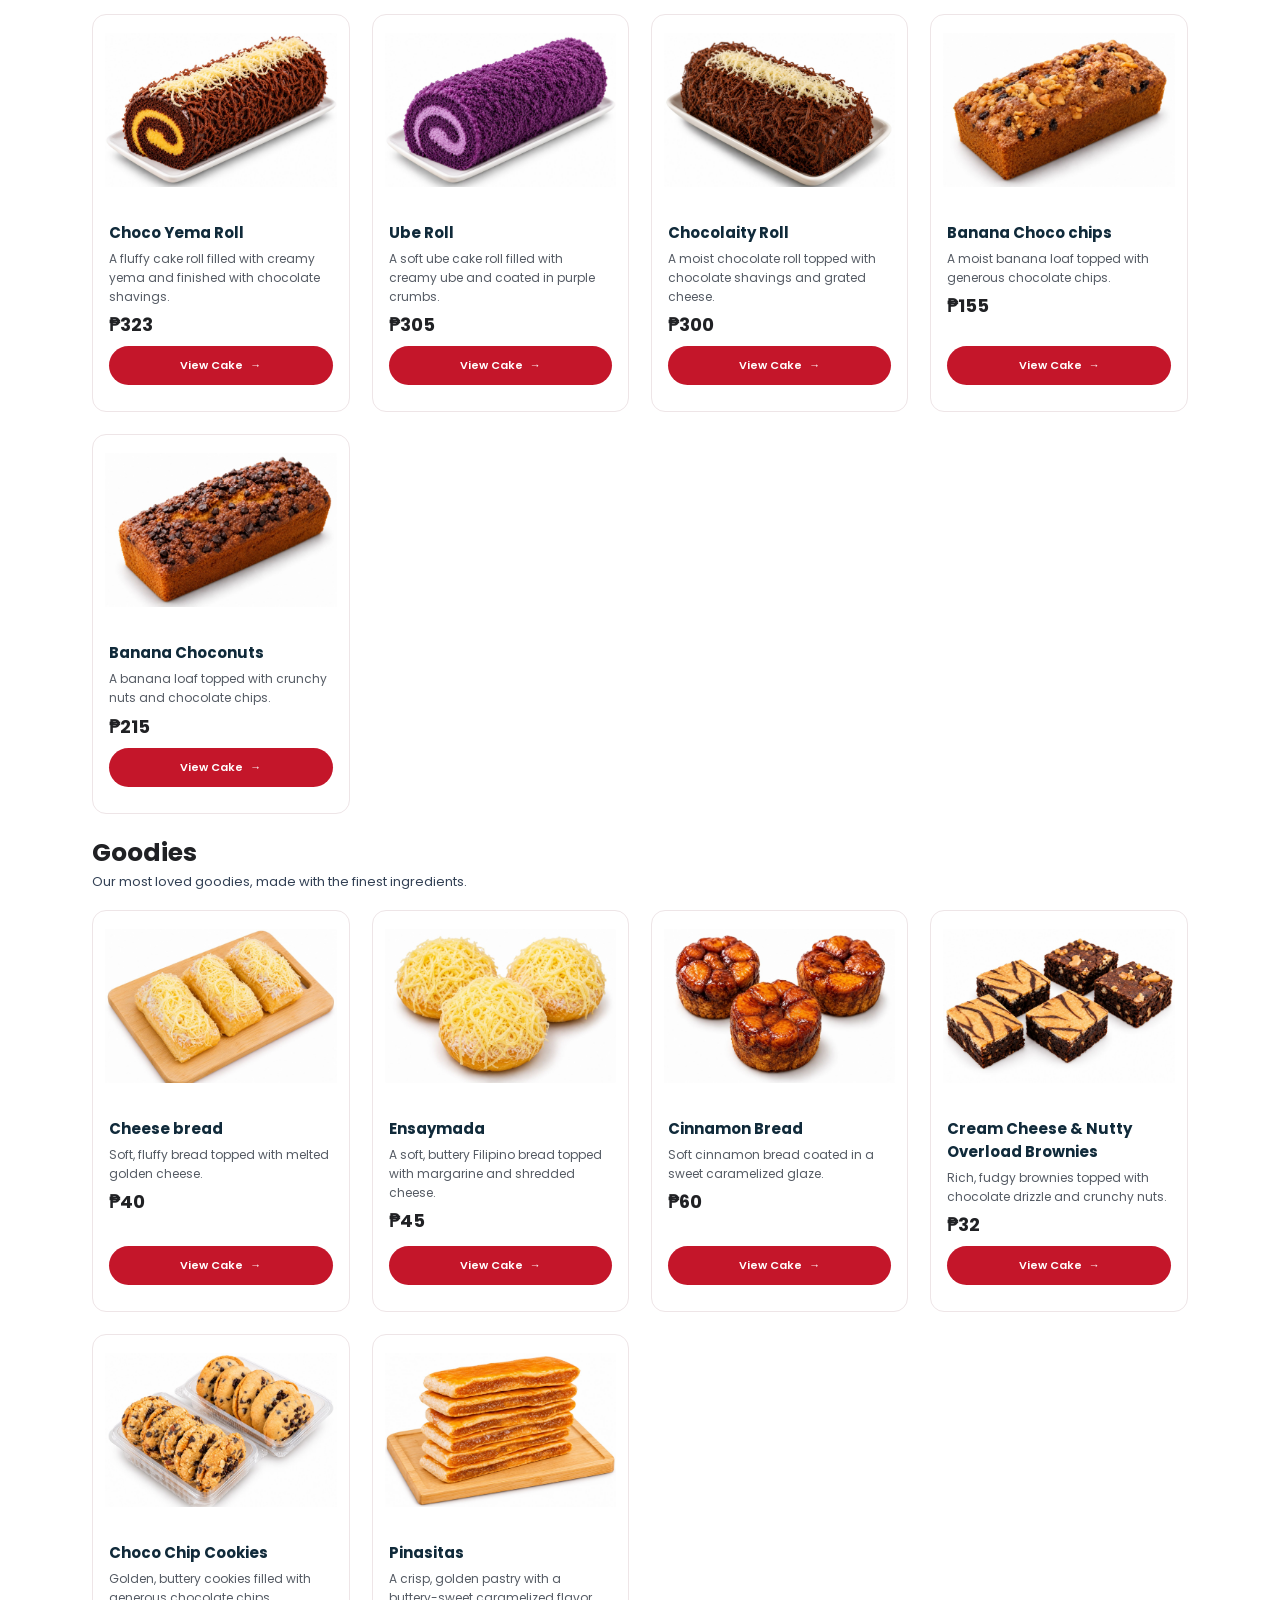
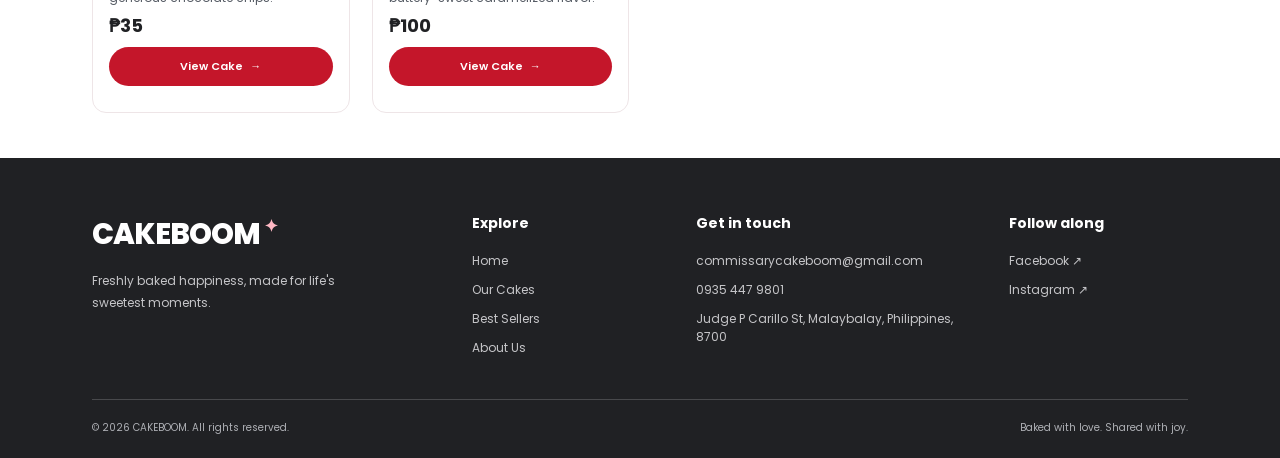
<file: pages/cakes.html>
<!doctype html>
<html lang="en">
  <head>
    <meta charset="UTF-8" />
    <meta name="viewport" content="width=device-width, initial-scale=1.0" />
    <link
      rel="icon"
      type="image/png"
      sizes="48x48"
      href="/assets/images/favicon.ico"
    />
    <link rel="stylesheet" href="/css/homepage.css" />
    <link rel="stylesheet" href="/css/cakes.css" />
    <link rel="preconnect" href="https://fonts.googleapis.com" />
    <link rel="preconnect" href="https://fonts.gstatic.com" crossorigin />
    <link
      href="https://fonts.googleapis.com/css2?family=Poppins:wght@400;500;600;700;800&display=swap"
      rel="stylesheet"
    />

    <title>Cakeboom</title>
  </head>
  <body>
    <header class="site-header">
      <div class="header-wrapper">
        <div class="header-container">
          <div class="header-brand">
            <a href="/index.html" aria-label="CAKEBOOM home">
              <img class="logo" src="/assets/images/cakeboom-logo.png" alt="CakeBoom Logo" />
            </a>
          </div>
          <nav class="desktop-nav" aria-label="Main navigation">
              <a href="/index.html">Home</a>
              <a href="/pages/cakes.html">Our Cakes</a>
              <a href="#bestsellers">Best Sellers</a>
              <a href="/index.html#about">About Us</a>
              <a href="/index.html#contact">Contact</a>
          </nav>
          <details class="mobile-menu">
            <summary aria-label="Open navigation menu">
              <span class="menu-lines" aria-hidden="true"><i></i><i></i><i></i></span>
            </summary>
            <nav aria-label="Mobile navigation">
              <a href="/index.html">Home</a>
              <a href="/pages/cakes.html">Our Cakes</a>
              <a href="#bestsellers">Best Sellers</a>
              <a href="/index.html#about">About Us</a>
              <a href="/index.html#contact">Contact</a>
            </nav>
          </details>
          <a class="head-btn" href="https://www.facebook.com/tastehappiness" target="_blank" rel="noopener noreferrer">Order Now</a>
        </div>
      </div>
    </header>

    <main>
      <section class="cakes-section" id="cakes">
        <div class="cakes-container">
          <!-- Best Seller Cakes -->
          <div class="cakes-heading" id="bestsellers">
            <div>
              <h2>Bestsellers & Favorites</h2>
              <p>Our clients loved cakes, made with the finest ingredients.</p>
            </div>
          </div>
          <div class="cakes-grid">
            <article class="cake-card">
              <img
                class="cake-image"
                src="/assets/images/cake5.jpg"
                alt="Fruity Wreath Cake"
              />
              <div class="cake-info">
                <h3>Fruity Wreath Cake</h3>
                <p>
                  A soft fruit cake topped with fresh fruits and creamy
                  frosting.
                </p>
                <p class="cake-price">₱880</p>
                <a class="cake-link" href="#cake-detail-fruity-wreath-cake"
                  >View Cake <span>→</span></a
                >
              </div>
            </article>

            <article class="cake-card">
              <img
                class="cake-image"
                src="/assets/images/cake6.jpg"
                alt="Black Forest"
              />
              <div class="cake-info">
                <h3>Black Forest</h3>
                <p>
                  A chocolate cake finished with chocolate shavings, whipped
                  cream, and cherries.
                </p>
                <p class="cake-price">₱420</p>
                <a class="cake-link" href="#cake-detail-black-forest"
                  >View Cake <span>→</span></a
                >
              </div>
            </article>

            <article class="cake-card">
              <img
                class="cake-image"
                src="/assets/images/cake7.jpg"
                alt="Choco Frosted"
              />
              <div class="cake-info">
                <h3>Choco Frosted</h3>
                <p>
                  A rich chocolate cake topped with smooth ganache and chocolate
                  curls.
                </p>
                <p class="cake-price">₱335</p>
                <a class="cake-link" href="#cake-detail-choco-frosted"
                  >View Cake <span>→</span></a
                >
              </div>
            </article>

            <article class="cake-card">
              <img
                class="cake-image"
                src="/assets/images/cake8.jpg"
                alt="Black Forest Prime"
              />
              <div class="cake-info">
                <h3>Black Forest Prime</h3>
                <p>
                  A chocolate cake topped with whipped frosting, chocolate
                  shavings, and cherries.
                </p>
                <p class="cake-price">₱685</p>
                <a class="cake-link" href="#cake-detail-black-forest-prime"
                  >View Cake <span>→</span></a
                >
              </div>
            </article>
          </div>

          <!--Specialty Cakes -->
          <div
            class="cakes-heading"
            id="specialty-cakes"
            style="margin-top: 20px"
          >
            <div>
              <h2>Specialty Cakes</h2>
              <p>Our most loved cakes, made with the finest ingredients.</p>
            </div>
          </div>

          <div class="cakes-grid">
            <article class="cake-card">
              <img
                class="cake-image"
                src="/assets/images/cake1.jpg"
                alt="Butter Mocha"
              />
              <div class="cake-info">
                <h3>Butter Mocha</h3>
                <p>
                  A buttery cake with smooth mocha glaze and chocolate drizzle.
                </p>
                <p class="cake-price">₱440</p>
                <a class="cake-link" href="#cake-detail-butter-mocha"
                  >View Cake <span>→</span></a
                >
              </div>
            </article>

            <article class="cake-card">
              <img
                class="cake-image"
                src="/assets/images/cake2.jpg"
                alt="Ube Cake"
              />
              <div class="cake-info">
                <h3>Ube Cake</h3>
                <p>
                  A soft ube cake with creamy filling and smooth purple
                  frosting.
                </p>
                <p class="cake-price">₱620</p>
                <a class="cake-link" href="#cake-detail-ube-cake"
                  >View Cake <span>→</span></a
                >
              </div>
            </article>

            <article class="cake-card">
              <img
                class="cake-image"
                src="/assets/images/cake3.jpg"
                alt="Red Velvet"
              />
              <div class="cake-info">
                <h3>Red Velvet</h3>
                <p>
                  A classic red velvet cake topped with creamy whipped frosting.
                </p>
                <p class="cake-price">₱855</p>
                <a class="cake-link" href="#cake-detail-red-velvet"
                  >View Cake <span>→</span></a
                >
              </div>
            </article>

            <article class="cake-card">
              <img
                class="cake-image"
                src="/assets/images/cake4.jpg"
                alt="Mango Cake"
              />
              <div class="cake-info">
                <h3>Mango Cake</h3>
                <p>
                  A creamy mango cake topped with fresh mango chunks and whipped
                  frosting.
                </p>
                <p class="cake-price">₱880</p>
                <a class="cake-link" href="#cake-detail-mango-cake"
                  >View Cake <span>→</span></a
                >
              </div>
            </article>

            <article class="cake-card">
              <img
                class="cake-image"
                src="/assets/images/cake9.jpg"
                alt="Choco Moist"
              />
              <div class="cake-info">
                <h3>Choco Moist</h3>
                <p>
                  A moist chocolate loaf topped with delicate chocolate
                  shavings.
                </p>
                <p class="cake-price">₱460</p>
                <a class="cake-link" href="#cake-detail-choco-moist"
                  >View Cake <span>→</span></a
                >
              </div>
            </article>

            <article class="cake-card">
              <img
                class="cake-image"
                src="/assets/images/cake24.jpg"
                alt="Rainbow Cake"
              />
              <div class="cake-info">
                <h3>Rainbow Cake</h3>
                <p>
                  A colorful layered cake finished with fluffy rainbow frosting.
                </p>
                <p class="cake-price">₱705</p>
                <a class="cake-link" href="#cake-detail-rainbow-cake"
                  >View Cake <span>→</span></a
                >
              </div>
            </article>

            <article class="cake-card">
              <img
                class="cake-image"
                src="/assets/images/cake16.jpg"
                alt="Choco Mallow"
              />
              <div class="cake-info">
                <h3>Choco Mallow</h3>
                <p>
                  A chocolate cake topped with crunchy crumbs, fluffy
                  marshmallows, and sprinkles.
                </p>
                <p class="cake-price">₱775</p>
                <a class="cake-link" href="#cake-detail-choco-mallow"
                  >View Cake <span>→</span></a
                >
              </div>
            </article>
          </div>

          <!--Loaf Cakes -->
          <div class="cakes-heading" id="loaf-cakes" style="margin-top: 20px">
            <div>
              <h2>Loaf Cakes</h2>
              <p>
                Our most loved Loaf cakes, made with the finest ingredients.
              </p>
            </div>
          </div>

          <div class="cakes-grid">
            <article class="cake-card">
              <img
                class="cake-image"
                src="/assets/images/cake10.jpg"
                alt="Choco Yema Roll"
              />
              <div class="cake-info">
                <h3>Choco Yema Roll</h3>
                <p>
                  A fluffy cake roll filled with creamy yema and finished with
                  chocolate shavings.
                </p>
                <p class="cake-price">₱323</p>
                <a class="cake-link" href="#cake-detail-choco-yema-roll"
                  >View Cake <span>→</span></a
                >
              </div>
            </article>

            <article class="cake-card">
              <img
                class="cake-image"
                src="/assets/images/cake11.jpg"
                alt="Ube Roll"
              />
              <div class="cake-info">
                <h3>Ube Roll</h3>
                <p>
                  A soft ube cake roll filled with creamy ube and coated in
                  purple crumbs.
                </p>
                <p class="cake-price">₱305</p>
                <a class="cake-link" href="#cake-detail-ube-roll"
                  >View Cake <span>→</span></a
                >
              </div>
            </article>

            <article class="cake-card">
              <img
                class="cake-image"
                src="/assets/images/cake12.jpg"
                alt="Chocolaity Roll"
              />
              <div class="cake-info">
                <h3>Chocolaity Roll</h3>
                <p>
                  A moist chocolate roll topped with chocolate shavings and
                  grated cheese.
                </p>
                <p class="cake-price">₱300</p>
                <a class="cake-link" href="#cake-detail-chocolaity-roll"
                  >View Cake <span>→</span></a
                >
              </div>
            </article>

            <article class="cake-card">
              <img
                class="cake-image"
                src="/assets/images/cake13.jpg"
                alt="Banana Choco chips"
              />
              <div class="cake-info">
                <h3>Banana Choco chips</h3>
                <p>A moist banana loaf topped with generous chocolate chips.</p>
                <p class="cake-price">₱155</p>
                <a class="cake-link" href="#cake-detail-banana-choco-chips"
                  >View Cake <span>→</span></a
                >
              </div>
            </article>

            <article class="cake-card">
              <img
                class="cake-image"
                src="/assets/images/cake14.jpg"
                alt="Banana Choconuts"
              />
              <div class="cake-info">
                <h3>Banana Choconuts</h3>
                <p>
                  A banana loaf topped with crunchy nuts and chocolate chips.
                </p>
                <p class="cake-price">₱215</p>
                <a class="cake-link" href="#cake-detail-banana-choconuts"
                  >View Cake <span>→</span></a
                >
              </div>
            </article>
          </div>

          <!--Goddies -->
          <div class="cakes-heading" id="goodies" style="margin-top: 20px">
            <div>
              <h2>Goodies</h2>
              <p>Our most loved goodies, made with the finest ingredients.</p>
            </div>
          </div>

          <div class="cakes-grid">
            <article class="cake-card">
              <img
                class="cake-image"
                src="/assets/images/cake17.jpg"
                alt="Cheese bread"
              />
              <div class="cake-info">
                <h3>Cheese bread</h3>
                <p>Soft, fluffy bread topped with melted golden cheese.</p>
                <p class="cake-price">₱40</p>
                <a class="cake-link" href="#cake-detail-cheese-bread"
                  >View Cake <span>→</span></a
                >
              </div>
            </article>

            <article class="cake-card">
              <img
                class="cake-image"
                src="/assets/images/cake19.jpg"
                alt="Ensaymada"
              />
              <div class="cake-info">
                <h3>Ensaymada</h3>
                <p>
                  A soft, buttery Filipino bread topped with margarine and
                  shredded cheese.
                </p>
                <p class="cake-price">₱45</p>
                <a class="cake-link" href="#cake-detail-ensaymada"
                  >View Cake <span>→</span></a
                >
              </div>
            </article>

            <article class="cake-card">
              <img
                class="cake-image"
                src="/assets/images/cake20.jpg"
                alt="Cinnamon Bread"
              />
              <div class="cake-info">
                <h3>Cinnamon Bread</h3>
                <p>Soft cinnamon bread coated in a sweet caramelized glaze.</p>
                <p class="cake-price">₱60</p>
                <a class="cake-link" href="#cake-detail-cinnamon-bread"
                  >View Cake <span>→</span></a
                >
              </div>
            </article>

            <article class="cake-card">
              <img
                class="cake-image"
                src="/assets/images/cake21.jpg"
                alt="Cream Cheese &amp; Nutty Overload Brownies"
              />
              <div class="cake-info">
                <h3>Cream Cheese &amp; Nutty Overload Brownies</h3>
                <p>
                  Rich, fudgy brownies topped with chocolate drizzle and crunchy
                  nuts.
                </p>
                <p class="cake-price">₱32</p>
                <a class="cake-link" href="#cake-detail-cream-cheese-brownies"
                  >View Cake <span>→</span></a
                >
              </div>
            </article>

            <article class="cake-card">
              <img
                class="cake-image"
                src="/assets/images/cake22.jpg"
                alt="Choco Chip Cookies"
              />
              <div class="cake-info">
                <h3>Choco Chip Cookies</h3>
                <p>
                  Golden, buttery cookies filled with generous chocolate chips.
                </p>
                <p class="cake-price">₱35</p>
                <a class="cake-link" href="#cake-detail-choco-chip-cookies"
                  >View Cake <span>→</span></a
                >
              </div>
            </article>

            <article class="cake-card">
              <img
                class="cake-image"
                src="/assets/images/cake23.jpg"
                alt="Pinasitas"
              />
              <div class="cake-info">
                <h3>Pinasitas</h3>
                <p>
                  A crisp, golden pastry with a buttery-sweet caramelized
                  flavor.
                </p>
                <p class="cake-price">₱100</p>
                <a class="cake-link" href="#cake-detail-pinasitas"
                  >View Cake <span>→</span></a
                >
              </div>
            </article>
          </div>
        </div>
      </section>

      <!--Modal Part-->

      <div class="cake-modal-layer">
        <section
          class="cake-modal"
          id="cake-detail-fruity-wreath-cake"
          role="dialog"
          aria-modal="true"
          aria-labelledby="cake-detail-fruity-wreath-cake-title"
        >
          <a
            class="cake-modal-backdrop"
            href="#bestsellers"
            aria-label="Close cake details"
          ></a>
          <div class="cake-modal-panel">
            <a class="cake-modal-close" href="#bestsellers" aria-label="Close"
              >&times;</a
            >
            <div class="cake-modal-image-wrap">
              <img
                src="/assets/images/cake5.jpg"
                alt="Fruity Wreath Cake"
                class="cake-modal-image"
              />
            </div>
            <div class="cake-modal-content">
              <span class="cake-modal-eyebrow">CAKEBOOM BESTSELLERS</span>
              <h2 id="cake-detail-fruity-wreath-cake-title">
                Fruity Wreath Cake
              </h2>
              <p class="cake-modal-description">
                A delightful fruit cake topped with fresh grapes, mangoes,
                apples, oranges, and cherries, beautifully arranged over smooth,
                creamy frosting. A refreshing treat for every celebration!
              </p>
              <div class="cake-modal-sizes">
                <h3>Available sizes &amp; prices</h3>
                <div class="cake-modal-pricing-list">
                  <div class="cake-modal-price-row">
                    <span>10’R</span><strong>₱880</strong>
                  </div>
                </div>
              </div>
              <a
                class="cake-modal-contact"
                href="https://www.facebook.com/tastehappiness"
                target="_blank" rel="noopener noreferrer"
                >Contact Us to Order <span>→</span></a
              >
              <p class="cake-modal-note">
                No online ordering or payment is required on this page.
              </p>
            </div>
          </div>
        </section>
        <section
          class="cake-modal"
          id="cake-detail-black-forest"
          role="dialog"
          aria-modal="true"
          aria-labelledby="cake-detail-black-forest-title"
        >
          <a
            class="cake-modal-backdrop"
            href="#bestsellers"
            aria-label="Close cake details"
          ></a>
          <div class="cake-modal-panel">
            <a class="cake-modal-close" href="#bestsellers" aria-label="Close"
              >&times;</a
            >
            <div class="cake-modal-image-wrap">
              <img
                src="/assets/images/cake6.jpg"
                alt="Black Forest"
                class="cake-modal-image"
              />
            </div>
            <div class="cake-modal-content">
              <span class="cake-modal-eyebrow">CAKEBOOM BESTSELLERS</span>
              <h2 id="cake-detail-black-forest-title">Black Forest</h2>
              <p class="cake-modal-description">
                A rich chocolate cake covered with crunchy chocolate shavings,
                topped with smooth whipped cream and sweet red cherries. A
                heavenly treat for chocolate lovers!
              </p>
              <div class="cake-modal-sizes">
                <h3>Available sizes &amp; prices</h3>
                <div class="cake-modal-pricing-list">
                  <div class="cake-modal-price-row">
                    <span>10’R</span><strong>₱740</strong>
                  </div>
                  <div class="cake-modal-price-row">
                    <span>7”R</span><strong>₱420</strong>
                  </div>
                  <div class="cake-modal-price-row">
                    <span>8”12R</span><strong>₱720</strong>
                  </div>
                  <div class="cake-modal-price-row">
                    <span>8” x 6”</span><strong>₱435</strong>
                  </div>
                </div>
              </div>
              <a
                class="cake-modal-contact"
                href="https://www.facebook.com/tastehappiness"
                target="_blank" rel="noopener noreferrer"
                >Contact Us to Order <span>→</span></a
              >
              <p class="cake-modal-note">
                No online ordering or payment is required on this page.
              </p>
            </div>
          </div>
        </section>
        <section
          class="cake-modal"
          id="cake-detail-choco-frosted"
          role="dialog"
          aria-modal="true"
          aria-labelledby="cake-detail-choco-frosted-title"
        >
          <a
            class="cake-modal-backdrop"
            href="#bestsellers"
            aria-label="Close cake details"
          ></a>
          <div class="cake-modal-panel">
            <a class="cake-modal-close" href="#bestsellers" aria-label="Close"
              >&times;</a
            >
            <div class="cake-modal-image-wrap">
              <img
                src="/assets/images/cake7.jpg"
                alt="Choco Frosted"
                class="cake-modal-image"
              />
            </div>
            <div class="cake-modal-content">
              <span class="cake-modal-eyebrow">CAKEBOOM BESTSELLERS</span>
              <h2 id="cake-detail-choco-frosted-title">Choco Frosted</h2>
              <p class="cake-modal-description">
                A rich chocolate cake coated in glossy chocolate ganache and
                topped with generous curls of dark chocolate. A decadent delight
                for every chocolate lover!
              </p>
              <div class="cake-modal-sizes">
                <h3>Available sizes &amp; prices</h3>
                <div class="cake-modal-pricing-list">
                  <div class="cake-modal-price-row">
                    <span>7”R</span><strong>₱335</strong>
                  </div>
                  <div class="cake-modal-price-row">
                    <span>8”12R</span><strong>₱570</strong>
                  </div>
                  <div class="cake-modal-price-row">
                    <span>8” x 6”</span><strong>₱350</strong>
                  </div>
                </div>
              </div>
              <a
                class="cake-modal-contact"
                href="https://www.facebook.com/tastehappiness"
                target="_blank" rel="noopener noreferrer"
                >Contact Us to Order <span>→</span></a
              >
              <p class="cake-modal-note">
                No online ordering or payment is required on this page.
              </p>
            </div>
          </div>
        </section>
        <section
          class="cake-modal"
          id="cake-detail-black-forest-prime"
          role="dialog"
          aria-modal="true"
          aria-labelledby="cake-detail-black-forest-prime-title"
        >
          <a
            class="cake-modal-backdrop"
            href="#bestsellers"
            aria-label="Close cake details"
          ></a>
          <div class="cake-modal-panel">
            <a class="cake-modal-close" href="#bestsellers" aria-label="Close"
              >&times;</a
            >
            <div class="cake-modal-image-wrap">
              <img
                src="/assets/images/cake8.jpg"
                alt="Black Forest Prime"
                class="cake-modal-image"
              />
            </div>
            <div class="cake-modal-content">
              <span class="cake-modal-eyebrow">CAKEBOOM BESTSELLERS</span>
              <h2 id="cake-detail-black-forest-prime-title">
                Black Forest Prime
              </h2>
              <p class="cake-modal-description">
                A delicious chocolate cake topped with creamy whipped frosting,
                rich chocolate shavings, and sweet red cherries. Perfect for
                satisfying your chocolate cravings!
              </p>
              <div class="cake-modal-sizes">
                <h3>Available sizes &amp; prices</h3>
                <div class="cake-modal-pricing-list">
                  <div class="cake-modal-price-row">
                    <span>7”R</span><strong>₱685</strong>
                  </div>
                </div>
              </div>
              <a
                class="cake-modal-contact"
                href="https://www.facebook.com/tastehappiness"
                target="_blank" rel="noopener noreferrer"
                >Contact Us to Order <span>→</span></a
              >
              <p class="cake-modal-note">
                No online ordering or payment is required on this page.
              </p>
            </div>
          </div>
        </section>

        <!--Specialty Cakes Modal-->

        <section
          class="cake-modal"
          id="cake-detail-butter-mocha"
          role="dialog"
          aria-modal="true"
          aria-labelledby="cake-detail-butter-mocha-title"
        >
          <a
            class="cake-modal-backdrop"
            href="#specialty-cakes"
            aria-label="Close cake details"
          ></a>
          <div class="cake-modal-panel">
            <a
              class="cake-modal-close"
              href="#specialty-cakes"
              aria-label="Close"
              >&times;</a
            >
            <div class="cake-modal-image-wrap">
              <img
                src="/assets/images/cake1.jpg"
                alt="Butter Mocha"
                class="cake-modal-image"
              />
            </div>
            <div class="cake-modal-content">
              <span class="cake-modal-eyebrow">CAKEBOOM SPECIALTY CAKES</span>
              <h2 id="cake-detail-butter-mocha-title">Butter Mocha</h2>
              <p class="cake-modal-description">
                Rich, buttery layers topped with a smooth mocha glaze and
                delicate chocolate drizzle for a perfectly sweet indulgence.
              </p>
              <div class="cake-modal-sizes">
                <h3>Available sizes &amp; prices</h3>
                <div class="cake-modal-pricing-list">
                  <div class="cake-modal-price-row">
                    <span>8’ x 12</span><strong>₱740</strong>
                  </div>
                  <div class="cake-modal-price-row">
                    <span>8’x 6</span><strong>₱440</strong>
                  </div>
                </div>
              </div>
              <a
                class="cake-modal-contact"
                href="https://www.facebook.com/tastehappiness"
                target="_blank" rel="noopener noreferrer"
                >Contact Us to Order <span>→</span></a
              >
              <p class="cake-modal-note">
                No online ordering or payment is required on this page.
              </p>
            </div>
          </div>
        </section>
        <section
          class="cake-modal"
          id="cake-detail-ube-cake"
          role="dialog"
          aria-modal="true"
          aria-labelledby="cake-detail-ube-cake-title"
        >
          <a
            class="cake-modal-backdrop"
            href="#specialty-cakes"
            aria-label="Close cake details"
          ></a>
          <div class="cake-modal-panel">
            <a
              class="cake-modal-close"
              href="#specialty-cakes"
              aria-label="Close"
              >&times;</a
            >
            <div class="cake-modal-image-wrap">
              <img
                src="/assets/images/cake2.jpg"
                alt="Ube Cake"
                class="cake-modal-image"
              />
            </div>
            <div class="cake-modal-content">
              <span class="cake-modal-eyebrow">CAKEBOOM SPECIALTY CAKES</span>
              <h2 id="cake-detail-ube-cake-title">Ube Cake</h2>
              <p class="cake-modal-description">
                Moist chocolate layers filled with creamy vanilla custard and
                topped with smooth purple frosting and delicate cream swirls.
              </p>
              <div class="cake-modal-sizes">
                <h3>Available sizes &amp; prices</h3>
                <div class="cake-modal-pricing-list">
                  <div class="cake-modal-price-row">
                    <span>7’R</span><strong>₱620</strong>
                  </div>
                </div>
              </div>
              <a
                class="cake-modal-contact"
                href="https://www.facebook.com/tastehappiness"
                target="_blank" rel="noopener noreferrer"
                >Contact Us to Order <span>→</span></a
              >
              <p class="cake-modal-note">
                No online ordering or payment is required on this page.
              </p>
            </div>
          </div>
        </section>
        <section
          class="cake-modal"
          id="cake-detail-red-velvet"
          role="dialog"
          aria-modal="true"
          aria-labelledby="cake-detail-red-velvet-title"
        >
          <a
            class="cake-modal-backdrop"
            href="#specialty-cakes"
            aria-label="Close cake details"
          ></a>
          <div class="cake-modal-panel">
            <a
              class="cake-modal-close"
              href="#specialty-cakes"
              aria-label="Close"
              >&times;</a
            >
            <div class="cake-modal-image-wrap">
              <img
                src="/assets/images/cake3.jpg"
                alt="Red Velvet"
                class="cake-modal-image"
              />
            </div>
            <div class="cake-modal-content">
              <span class="cake-modal-eyebrow">CAKEBOOM SPECIALTY CAKES</span>
              <h2 id="cake-detail-red-velvet-title">Red Velvet</h2>
              <p class="cake-modal-description">
                A rich red velvet cake coated with soft red crumbs, topped with
                creamy whipped frosting swirls for a perfectly sweet and
                indulgent treat.
              </p>
              <div class="cake-modal-sizes">
                <h3>Available sizes &amp; prices</h3>
                <div class="cake-modal-pricing-list">
                  <div class="cake-modal-price-row">
                    <span>7’R</span><strong>₱855</strong>
                  </div>
                </div>
              </div>
              <a
                class="cake-modal-contact"
                href="https://www.facebook.com/tastehappiness"
                target="_blank" rel="noopener noreferrer"
                >Contact Us to Order <span>→</span></a
              >
              <p class="cake-modal-note">
                No online ordering or payment is required on this page.
              </p>
            </div>
          </div>
        </section>
        <section
          class="cake-modal"
          id="cake-detail-mango-cake"
          role="dialog"
          aria-modal="true"
          aria-labelledby="cake-detail-mango-cake-title"
        >
          <a
            class="cake-modal-backdrop"
            href="#specialty-cakes"
            aria-label="Close cake details"
          ></a>
          <div class="cake-modal-panel">
            <a
              class="cake-modal-close"
              href="#specialty-cakes"
              aria-label="Close"
              >&times;</a
            >
            <div class="cake-modal-image-wrap">
              <img
                src="/assets/images/cake4.jpg"
                alt="Mango Cake"
                class="cake-modal-image"
              />
            </div>
            <div class="cake-modal-content">
              <span class="cake-modal-eyebrow">CAKEBOOM SPECIALTY CAKES</span>
              <h2 id="cake-detail-mango-cake-title">Mango Cake</h2>
              <p class="cake-modal-description">
                A soft and creamy mango cake topped with juicy fresh mango
                chunks and beautifully piped whipped frosting. A tropical
                delight in every slice!
              </p>
              <div class="cake-modal-sizes">
                <h3>Available sizes &amp; prices</h3>
                <div class="cake-modal-pricing-list">
                  <div class="cake-modal-price-row">
                    <span>8’ x 12’</span><strong>₱880</strong>
                  </div>
                </div>
              </div>
              <a
                class="cake-modal-contact"
                href="https://www.facebook.com/tastehappiness"
                target="_blank" rel="noopener noreferrer"
                >Contact Us to Order <span>→</span></a
              >
              <p class="cake-modal-note">
                No online ordering or payment is required on this page.
              </p>
            </div>
          </div>
        </section>
        <section
          class="cake-modal"
          id="cake-detail-choco-moist"
          role="dialog"
          aria-modal="true"
          aria-labelledby="cake-detail-choco-moist-title"
        >
          <a
            class="cake-modal-backdrop"
            href="#specialty-cakes"
            aria-label="Close cake details"
          ></a>
          <div class="cake-modal-panel">
            <a
              class="cake-modal-close"
              href="#specialty-cakes"
              aria-label="Close"
              >&times;</a
            >
            <div class="cake-modal-image-wrap">
              <img
                src="/assets/images/cake9.jpg"
                alt="Choco Moist"
                class="cake-modal-image"
              />
            </div>
            <div class="cake-modal-content">
              <span class="cake-modal-eyebrow">CAKEBOOM SPECIALTY CAKES</span>
              <h2 id="cake-detail-choco-moist-title">Choco Moist</h2>
              <p class="cake-modal-description">
                A moist chocolate loaf cake generously topped with delicate
                chocolate shavings for an extra-rich and irresistible chocolate
                experience!
              </p>
              <div class="cake-modal-sizes">
                <h3>Available sizes &amp; prices</h3>
                <div class="cake-modal-pricing-list">
                  <div class="cake-modal-price-row">
                    <span>8”12R</span><strong>₱775</strong>
                  </div>
                  <div class="cake-modal-price-row">
                    <span>8” x 6”</span><strong>₱460</strong>
                  </div>
                </div>
              </div>
              <a
                class="cake-modal-contact"
                href="https://www.facebook.com/tastehappiness"
                target="_blank" rel="noopener noreferrer"
                >Contact Us to Order <span>→</span></a
              >
              <p class="cake-modal-note">
                No online ordering or payment is required on this page.
              </p>
            </div>
          </div>
        </section>
        <section
          class="cake-modal"
          id="cake-detail-rainbow-cake"
          role="dialog"
          aria-modal="true"
          aria-labelledby="cake-detail-rainbow-cake-title"
        >
          <a
            class="cake-modal-backdrop"
            href="#specialty-cakes"
            aria-label="Close cake details"
          ></a>
          <div class="cake-modal-panel">
            <a
              class="cake-modal-close"
              href="#specialty-cakes"
              aria-label="Close"
              >&times;</a
            >
            <div class="cake-modal-image-wrap">
              <img
                src="/assets/images/cake24.jpg"
                alt="Rainbow Cake"
                class="cake-modal-image"
              />
            </div>
            <div class="cake-modal-content">
              <span class="cake-modal-eyebrow">CAKEBOOM SPECIALTY CAKES</span>
              <h2 id="cake-detail-rainbow-cake-title">Rainbow Cake</h2>
              <p class="cake-modal-description">
                A vibrant rainbow cake layered with soft, fluffy frosting in
                beautiful rainbow colors. Perfectly decorated with colorful
                buttercream swirls, making every celebration brighter, sweeter,
                and more memorable!
              </p>
              <div class="cake-modal-sizes">
                <h3>Available sizes &amp; prices</h3>
                <div class="cake-modal-pricing-list">
                  <div class="cake-modal-price-row">
                    <span>Price</span><strong>₱705</strong>
                  </div>
                </div>
              </div>
              <a
                class="cake-modal-contact"
                href="https://www.facebook.com/tastehappiness"
                target="_blank" rel="noopener noreferrer"
                >Contact Us to Order <span>→</span></a
              >
              <p class="cake-modal-note">
                No online ordering or payment is required on this page.
              </p>
            </div>
          </div>
        </section>
        <section
          class="cake-modal"
          id="cake-detail-choco-mallow"
          role="dialog"
          aria-modal="true"
          aria-labelledby="cake-detail-choco-mallow-title"
        >
          <a
            class="cake-modal-backdrop"
            href="#specialty-cakes"
            aria-label="Close cake details"
          ></a>
          <div class="cake-modal-panel">
            <a
              class="cake-modal-close"
              href="#specialty-cakes"
              aria-label="Close"
              >&times;</a
            >
            <div class="cake-modal-image-wrap">
              <img
                src="/assets/images/cake16.jpg"
                alt="Choco Mallow"
                class="cake-modal-image"
              />
            </div>
            <div class="cake-modal-content">
              <span class="cake-modal-eyebrow">CAKEBOOM SPECIALTY CAKES</span>
              <h2 id="cake-detail-choco-mallow-title">Choco Mallow</h2>
              <p class="cake-modal-description">
                A rich chocolate cake coated with crunchy chocolate crumbs,
                topped with fluffy marshmallows, colorful sprinkles, and smooth
                chocolate frosting for a sweet and delightful treat!
              </p>
              <div class="cake-modal-sizes">
                <h3>Available sizes &amp; prices</h3>
                <div class="cake-modal-pricing-list">
                  <div class="cake-modal-price-row">
                    <span>10’R</span><strong>₱775</strong>
                  </div>
                </div>
              </div>
              <a
                class="cake-modal-contact"
                href="https://www.facebook.com/tastehappiness"
                target="_blank" rel="noopener noreferrer"
                >Contact Us to Order <span>→</span></a
              >
              <p class="cake-modal-note">
                No online ordering or payment is required on this page.
              </p>
            </div>
          </div>
        </section>
        <section
          class="cake-modal"
          id="cake-detail-choco-yema-roll"
          role="dialog"
          aria-modal="true"
          aria-labelledby="cake-detail-choco-yema-roll-title"
        >
          <a
            class="cake-modal-backdrop"
            href="#loaf-cakes"
            aria-label="Close cake details"
          ></a>
          <div class="cake-modal-panel">
            <a class="cake-modal-close" href="#loaf-cakes" aria-label="Close"
              >&times;</a
            >
            <div class="cake-modal-image-wrap">
              <img
                src="/assets/images/cake10.jpg"
                alt="Choco Yema Roll"
                class="cake-modal-image"
              />
            </div>
            <div class="cake-modal-content">
              <span class="cake-modal-eyebrow">CAKEBOOM LOAF CAKES</span>
              <h2 id="cake-detail-choco-yema-roll-title">Choco Yema Roll</h2>
              <p class="cake-modal-description">
                A soft and fluffy yema cake roll filled with rich, creamy yema
                custard, coated in chocolate shavings and topped with delicate
                cheese strands for a sweet and indulgent treat!
              </p>
              <div class="cake-modal-sizes">
                <h3>Available sizes &amp; prices</h3>
                <div class="cake-modal-pricing-list">
                  <div class="cake-modal-price-row">
                    <span>Whole Roll</span><strong>₱485</strong>
                  </div>
                  <div class="cake-modal-price-row">
                    <span>Half Roll</span><strong>₱323</strong>
                  </div>
                </div>
              </div>
              <a
                class="cake-modal-contact"
                href="https://www.facebook.com/tastehappiness"
                target="_blank" rel="noopener noreferrer"
                >Contact Us to Order <span>→</span></a
              >
              <p class="cake-modal-note">
                No online ordering or payment is required on this page.
              </p>
            </div>
          </div>
        </section>
        <section
          class="cake-modal"
          id="cake-detail-ube-roll"
          role="dialog"
          aria-modal="true"
          aria-labelledby="cake-detail-ube-roll-title"
        >
          <a
            class="cake-modal-backdrop"
            href="#loaf-cakes"
            aria-label="Close cake details"
          ></a>
          <div class="cake-modal-panel">
            <a class="cake-modal-close" href="#loaf-cakes" aria-label="Close"
              >&times;</a
            >
            <div class="cake-modal-image-wrap">
              <img
                src="/assets/images/cake11.jpg"
                alt="Ube Roll"
                class="cake-modal-image"
              />
            </div>
            <div class="cake-modal-content">
              <span class="cake-modal-eyebrow">CAKEBOOM LOAF CAKES</span>
              <h2 id="cake-detail-ube-roll-title">Ube Roll</h2>
              <p class="cake-modal-description">
                A soft and fluffy ube cake roll filled with creamy ube goodness,
                coated in delicate purple crumbs for a deliciously sweet
                Filipino favorite!
              </p>
              <div class="cake-modal-sizes">
                <h3>Available sizes &amp; prices</h3>
                <div class="cake-modal-pricing-list">
                  <div class="cake-modal-price-row">
                    <span>Whole Roll</span><strong>₱455</strong>
                  </div>
                  <div class="cake-modal-price-row">
                    <span>Half Roll</span><strong>₱305</strong>
                  </div>
                </div>
              </div>
              <a
                class="cake-modal-contact"
                href="https://www.facebook.com/tastehappiness"
                target="_blank" rel="noopener noreferrer"
                >Contact Us to Order <span>→</span></a
              >
              <p class="cake-modal-note">
                No online ordering or payment is required on this page.
              </p>
            </div>
          </div>
        </section>
        <section
          class="cake-modal"
          id="cake-detail-chocolaity-roll"
          role="dialog"
          aria-modal="true"
          aria-labelledby="cake-detail-chocolaity-roll-title"
        >
          <a
            class="cake-modal-backdrop"
            href="#loaf-cakes"
            aria-label="Close cake details"
          ></a>
          <div class="cake-modal-panel">
            <a class="cake-modal-close" href="#loaf-cakes" aria-label="Close"
              >&times;</a
            >
            <div class="cake-modal-image-wrap">
              <img
                src="/assets/images/cake12.jpg"
                alt="Chocolaity Roll"
                class="cake-modal-image"
              />
            </div>
            <div class="cake-modal-content">
              <span class="cake-modal-eyebrow">CAKEBOOM LOAF CAKES</span>
              <h2 id="cake-detail-chocolaity-roll-title">Chocolaity Roll</h2>
              <p class="cake-modal-description">
                A soft and moist chocolate cake roll generously coated with rich
                chocolate shavings and topped with creamy grated cheese for a
                delicious sweet-and-savory combination!
              </p>
              <div class="cake-modal-sizes">
                <h3>Available sizes &amp; prices</h3>
                <div class="cake-modal-pricing-list">
                  <div class="cake-modal-price-row">
                    <span>Whole Roll</span><strong>₱440</strong>
                  </div>
                  <div class="cake-modal-price-row">
                    <span>Half Roll</span><strong>₱300</strong>
                  </div>
                </div>
              </div>
              <a
                class="cake-modal-contact"
                href="https://www.facebook.com/tastehappiness"
                target="_blank" rel="noopener noreferrer"
                >Contact Us to Order <span>→</span></a
              >
              <p class="cake-modal-note">
                No online ordering or payment is required on this page.
              </p>
            </div>
          </div>
        </section>
        <section
          class="cake-modal"
          id="cake-detail-banana-choco-chips"
          role="dialog"
          aria-modal="true"
          aria-labelledby="cake-detail-banana-choco-chips-title"
        >
          <a
            class="cake-modal-backdrop"
            href="#loaf-cakes"
            aria-label="Close cake details"
          ></a>
          <div class="cake-modal-panel">
            <a class="cake-modal-close" href="#loaf-cakes" aria-label="Close"
              >&times;</a
            >
            <div class="cake-modal-image-wrap">
              <img
                src="/assets/images/cake13.jpg"
                alt="Banana Choco chips"
                class="cake-modal-image"
              />
            </div>
            <div class="cake-modal-content">
              <span class="cake-modal-eyebrow">CAKEBOOM LOAF CAKES</span>
              <h2 id="cake-detail-banana-choco-chips-title">
                Banana Choco chips
              </h2>
              <p class="cake-modal-description">
                A moist and fluffy banana loaf topped with generous chocolate
                chips, delivering the perfect blend of rich chocolate and sweet
                banana flavors in every bite!
              </p>
              <div class="cake-modal-sizes">
                <h3>Available sizes &amp; prices</h3>
                <div class="cake-modal-pricing-list">
                  <div class="cake-modal-price-row">
                    <span>7” loaf</span><strong>₱155</strong>
                  </div>
                </div>
              </div>
              <a
                class="cake-modal-contact"
                href="https://www.facebook.com/tastehappiness"
                target="_blank" rel="noopener noreferrer"
                >Contact Us to Order <span>→</span></a
              >
              <p class="cake-modal-note">
                No online ordering or payment is required on this page.
              </p>
            </div>
          </div>
        </section>
        <section
          class="cake-modal"
          id="cake-detail-banana-choconuts"
          role="dialog"
          aria-modal="true"
          aria-labelledby="cake-detail-banana-choconuts-title"
        >
          <a
            class="cake-modal-backdrop"
            href="#loaf-cakes"
            aria-label="Close cake details"
          ></a>
          <div class="cake-modal-panel">
            <a class="cake-modal-close" href="#loaf-cakes" aria-label="Close"
              >&times;</a
            >
            <div class="cake-modal-image-wrap">
              <img
                src="/assets/images/cake14.jpg"
                alt="Banana Choconuts"
                class="cake-modal-image"
              />
            </div>
            <div class="cake-modal-content">
              <span class="cake-modal-eyebrow">CAKEBOOM LOAF CAKES</span>
              <h2 id="cake-detail-banana-choconuts-title">Banana Choconuts</h2>
              <p class="cake-modal-description">
                A soft and moist banana loaf topped with crunchy nuts and rich
                chocolate chips, creating a delicious combination of sweetness
                and texture in every bite!
              </p>
              <div class="cake-modal-sizes">
                <h3>Available sizes &amp; prices</h3>
                <div class="cake-modal-pricing-list">
                  <div class="cake-modal-price-row">
                    <span>7” loaf</span><strong>₱215</strong>
                  </div>
                </div>
              </div>
              <a
                class="cake-modal-contact"
                href="https://www.facebook.com/tastehappiness"
                target="_blank" rel="noopener noreferrer"
                >Contact Us to Order <span>→</span></a
              >
              <p class="cake-modal-note">
                No online ordering or payment is required on this page.
              </p>
            </div>
          </div>
        </section>
        <section
          class="cake-modal"
          id="cake-detail-cheese-bread"
          role="dialog"
          aria-modal="true"
          aria-labelledby="cake-detail-cheese-bread-title"
        >
          <a
            class="cake-modal-backdrop"
            href="#goodies"
            aria-label="Close cake details"
          ></a>
          <div class="cake-modal-panel">
            <a class="cake-modal-close" href="#goodies" aria-label="Close"
              >&times;</a
            >
            <div class="cake-modal-image-wrap">
              <img
                src="/assets/images/cake17.jpg"
                alt="Cheese bread"
                class="cake-modal-image"
              />
            </div>
            <div class="cake-modal-content">
              <span class="cake-modal-eyebrow">CAKEBOOM GOODIES</span>
              <h2 id="cake-detail-cheese-bread-title">Cheese bread</h2>
              <p class="cake-modal-description">
                Soft, fluffy cheese bread generously topped with melted, golden
                cheese. Every bite delivers the perfect balance of savory
                goodness and irresistible cheesy flavor!
              </p>
              <div class="cake-modal-sizes">
                <h3>Available sizes &amp; prices</h3>
                <div class="cake-modal-pricing-list">
                  <div class="cake-modal-price-row">
                    <span>Per piece</span><strong>₱40</strong>
                  </div>
                </div>
                <p class="cake-modal-pricing-note">
                  The box-of-6 price was not provided in the supplied document.
                </p>
              </div>
              <a
                class="cake-modal-contact"
                href="https://www.facebook.com/tastehappiness"
                target="_blank" rel="noopener noreferrer"
                >Contact Us to Order <span>→</span></a
              >
              <p class="cake-modal-note">
                No online ordering or payment is required on this page.
              </p>
            </div>
          </div>
        </section>
        <section
          class="cake-modal"
          id="cake-detail-ensaymada"
          role="dialog"
          aria-modal="true"
          aria-labelledby="cake-detail-ensaymada-title"
        >
          <a
            class="cake-modal-backdrop"
            href="#goodies"
            aria-label="Close cake details"
          ></a>
          <div class="cake-modal-panel">
            <a class="cake-modal-close" href="#goodies" aria-label="Close"
              >&times;</a
            >
            <div class="cake-modal-image-wrap">
              <img
                src="/assets/images/cake19.jpg"
                alt="Ensaymada"
                class="cake-modal-image"
              />
            </div>
            <div class="cake-modal-content">
              <span class="cake-modal-eyebrow">CAKEBOOM GOODIES</span>
              <h2 id="cake-detail-ensaymada-title">Ensaymada</h2>
              <p class="cake-modal-description">
                Soft, fluffy, and buttery ensaymada generously topped with
                creamy margarine and shredded cheese. A classic Filipino
                favorite that makes every bite delightfully sweet and cheesy!
              </p>
              <div class="cake-modal-sizes">
                <h3>Available sizes &amp; prices</h3>
                <div class="cake-modal-pricing-list">
                  <div class="cake-modal-price-row">
                    <span>Box of 6</span><strong>₱270</strong>
                  </div>
                  <div class="cake-modal-price-row">
                    <span>Per piece</span><strong>₱45</strong>
                  </div>
                </div>
              </div>
              <a
                class="cake-modal-contact"
                href="https://www.facebook.com/tastehappiness"
                target="_blank" rel="noopener noreferrer"
                >Contact Us to Order <span>→</span></a
              >
              <p class="cake-modal-note">
                No online ordering or payment is required on this page.
              </p>
            </div>
          </div>
        </section>
        <section
          class="cake-modal"
          id="cake-detail-cinnamon-bread"
          role="dialog"
          aria-modal="true"
          aria-labelledby="cake-detail-cinnamon-bread-title"
        >
          <a
            class="cake-modal-backdrop"
            href="#goodies"
            aria-label="Close cake details"
          ></a>
          <div class="cake-modal-panel">
            <a class="cake-modal-close" href="#goodies" aria-label="Close"
              >&times;</a
            >
            <div class="cake-modal-image-wrap">
              <img
                src="/assets/images/cake20.jpg"
                alt="Cinnamon Bread"
                class="cake-modal-image"
              />
            </div>
            <div class="cake-modal-content">
              <span class="cake-modal-eyebrow">CAKEBOOM GOODIES</span>
              <h2 id="cake-detail-cinnamon-bread-title">Cinnamon Bread</h2>
              <p class="cake-modal-description">
                Soft and fluffy cinnamon bread coated in a rich, sweet
                caramelized glaze, delivering a warm cinnamon aroma and a
                deliciously sweet flavor in every bite!
              </p>
              <div class="cake-modal-sizes">
                <h3>Available sizes &amp; prices</h3>
                <div class="cake-modal-pricing-list">
                  <div class="cake-modal-price-row">
                    <span>Box of 6</span><strong>₱300</strong>
                  </div>
                  <div class="cake-modal-price-row">
                    <span>Per piece</span><strong>₱60</strong>
                  </div>
                </div>
              </div>
              <a
                class="cake-modal-contact"
                href="https://www.facebook.com/tastehappiness"
                target="_blank" rel="noopener noreferrer"
                >Contact Us to Order <span>→</span></a
              >
              <p class="cake-modal-note">
                No online ordering or payment is required on this page.
              </p>
            </div>
          </div>
        </section>
        <section
          class="cake-modal"
          id="cake-detail-cream-cheese-brownies"
          role="dialog"
          aria-modal="true"
          aria-labelledby="cake-detail-cream-cheese-brownies-title"
        >
          <a
            class="cake-modal-backdrop"
            href="#goodies"
            aria-label="Close cake details"
          ></a>
          <div class="cake-modal-panel">
            <a class="cake-modal-close" href="#goodies" aria-label="Close"
              >&times;</a
            >
            <div class="cake-modal-image-wrap">
              <img
                src="/assets/images/cake21.jpg"
                alt="Cream Cheese &amp; Nutty Overload Brownies"
                class="cake-modal-image"
              />
            </div>
            <div class="cake-modal-content">
              <span class="cake-modal-eyebrow">CAKEBOOM GOODIES</span>
              <h2 id="cake-detail-cream-cheese-brownies-title">
                Cream Cheese &amp; Nutty Overload Brownies
              </h2>
              <p class="cake-modal-description">
                Indulge in rich, fudgy brownies in two delicious varieties,
                beautifully topped with chocolate drizzle and crunchy nuts.
                Perfectly chewy, chocolatey, and irresistible in every bite!
              </p>
              <div class="cake-modal-sizes">
                <h3>Available sizes &amp; prices</h3>
                <div class="cake-modal-pricing-list">
                  <div class="cake-modal-price-row">
                    <span>Per piece</span><strong>₱32</strong>
                  </div>
                </div>
              </div>
              <a
                class="cake-modal-contact"
                href="https://www.facebook.com/tastehappiness"
                target="_blank" rel="noopener noreferrer"
                >Contact Us to Order <span>→</span></a
              >
              <p class="cake-modal-note">
                No online ordering or payment is required on this page.
              </p>
            </div>
          </div>
        </section>
        <section
          class="cake-modal"
          id="cake-detail-choco-chip-cookies"
          role="dialog"
          aria-modal="true"
          aria-labelledby="cake-detail-choco-chip-cookies-title"
        >
          <a
            class="cake-modal-backdrop"
            href="#goodies"
            aria-label="Close cake details"
          ></a>
          <div class="cake-modal-panel">
            <a class="cake-modal-close" href="#goodies" aria-label="Close"
              >&times;</a
            >
            <div class="cake-modal-image-wrap">
              <img
                src="/assets/images/cake22.jpg"
                alt="Choco Chip Cookies"
                class="cake-modal-image"
              />
            </div>
            <div class="cake-modal-content">
              <span class="cake-modal-eyebrow">CAKEBOOM GOODIES</span>
              <h2 id="cake-detail-choco-chip-cookies-title">
                Choco Chip Cookies
              </h2>
              <p class="cake-modal-description">
                Freshly baked chocolate chip cookies with a golden, buttery
                texture and generous chocolate chips in every bite. Crispy on
                the outside, soft on the inside, and perfect for satisfying your
                sweet cravings!
              </p>
              <div class="cake-modal-sizes">
                <h3>Available sizes &amp; prices</h3>
                <div class="cake-modal-pricing-list">
                  <div class="cake-modal-price-row">
                    <span>Pack of 10</span><strong>₱350</strong>
                  </div>
                  <div class="cake-modal-price-row">
                    <span>Per piece</span><strong>₱35</strong>
                  </div>
                </div>
              </div>
              <a
                class="cake-modal-contact"
                href="https://www.facebook.com/tastehappiness"
                target="_blank" rel="noopener noreferrer"
                >Contact Us to Order <span>→</span></a
              >
              <p class="cake-modal-note">
                No online ordering or payment is required on this page.
              </p>
            </div>
          </div>
        </section>
        <section
          class="cake-modal"
          id="cake-detail-pinasitas"
          role="dialog"
          aria-modal="true"
          aria-labelledby="cake-detail-pinasitas-title"
        >
          <a
            class="cake-modal-backdrop"
            href="#goodies"
            aria-label="Close cake details"
          ></a>
          <div class="cake-modal-panel">
            <a class="cake-modal-close" href="#goodies" aria-label="Close"
              >&times;</a
            >
            <div class="cake-modal-image-wrap">
              <img
                src="/assets/images/cake23.jpg"
                alt="Pinasitas"
                class="cake-modal-image"
              />
            </div>
            <div class="cake-modal-content">
              <span class="cake-modal-eyebrow">CAKEBOOM GOODIES</span>
              <h2 id="cake-detail-pinasitas-title">Pinasitas</h2>
              <p class="cake-modal-description">
                Cakeboom's famous Pinasitas, featuring a delightful
                buttery-sweet flavor with a hint of caramelized goodness,
                layered in a crispy, golden-brown pastry. A perfect treat for
                your merienda cravings!
              </p>
              <div class="cake-modal-sizes">
                <h3>Available sizes &amp; prices</h3>
                <div class="cake-modal-pricing-list">
                  <div class="cake-modal-price-row">
                    <span>Pack of 10</span><strong>₱100</strong>
                  </div>
                </div>
                <p class="cake-modal-pricing-note">
                  The per-piece price was not provided in the supplied document.
                </p>
              </div>
              <a
                class="cake-modal-contact"
                href="https://www.facebook.com/tastehappiness"
                target="_blank" rel="noopener noreferrer"
                >Contact Us to Order <span>→</span></a
              >
              <p class="cake-modal-note">
                No online ordering or payment is required on this page.
              </p>
            </div>
          </div>
        </section>
      </div>

      <footer class="site-footer">
        <div class="footer-main">
          <div class="footer-brand">
            <a class="footer-logo" href="/index.html#home">CAKEBOOM<span>✦</span></a>
            <p>Freshly baked happiness, made for life's sweetest moments.</p>
          </div>
          <div class="footer-column">
            <h3>Explore</h3>
            <a href="/index.html#home">Home</a>
            <a href="/pages/cakes.html">Our Cakes</a>
            <a href="#bestsellers">Best Sellers</a>
            <a href="/index.html#about">About Us</a>
          </div>
          <div class="footer-column">
            <h3>Get in touch</h3>
            <a href="mailto:commissarycakeboom@gmail.com">commissarycakeboom@gmail.com</a>
            <a href="tel:+639354479801">0935 447 9801</a>
            <span>Judge P Carillo St, Malaybalay, Philippines, 8700</span>
          </div>
          <div class="footer-column footer-social">
            <h3>Follow along</h3>
            <a
              href="https://www.facebook.com/tastehappiness"
              target="_blank" rel="noopener noreferrer"
              aria-label="Facebook"
              >Facebook ↗</a
            >
            <a
              href="https://www.instagram.com/cakeboom_ig/"
              aria-label="Instagram"
              >Instagram ↗</a
            >
          </div>
        </div>
        <div class="footer-bottom">
          <p>© 2026 CAKEBOOM. All rights reserved.</p>
          <p>Baked with love. Shared with joy.</p>
        </div>
      </footer>
    </main>
  </body>
</html>
</file>
<file: css/homepage.css>
* {
    margin: 0;
    padding: 0;
    box-sizing: border-box;
    scroll-behavior: smooth;
}

:root {
    --primary-color: #C4162A;
    --secondary-color: #FCE8EC;
    --text-color: #202124;
    --background-color: #FFFFFF;
}

body {
    margin: 0;
    padding: 0;
    width: 100%;
    overflow-x: hidden;
    font-family: 'Poppins', sans-serif;
}  

.hero-section {
       background: linear-gradient(135deg, #fff 0%, #fce8ec 100%);
}


.header-wrapper {
    width: 100%;
    height: 80px;
    background-color: var(--primary-color);
}
.header-container {
    width: min(100%, 1900px);
    height: 80px;
    margin: 0 auto;
    padding: 0 clamp(20px, 4vw, 64px);
    display: flex;
    align-items: center;
    justify-content: space-between;
    color: #fff;
    background: var(--primary-color);
}

.header-container nav {
    display: flex;
    align-items: center;
    justify-content: center;
    flex-wrap: nowrap;
    gap: clamp(14px, 2vw, 30px);
    margin: 0;
    margin-right: 60px;
}

.header-container nav a {
    position: relative;
    color: #fff;
    font-size: clamp(12px, 1vw, 15px);
    text-decoration: none;
    white-space: nowrap;
}

.head-btn {
    display: inline-flex;
    align-items: center;
    justify-content: center;
    padding: 10px 30px;
    border: 0;
    border-radius: 30px;
    background: #fff;
    color: var(--primary-color);
    font-family: inherit;
    font-size: 13px;
    font-weight: 600;
    text-decoration: none;
    cursor: pointer;
    white-space: nowrap;
    transition: background-color 0.25s ease, color 0.25s ease, transform 0.25s ease, box-shadow 0.25s ease;
}

.head-btn:hover {
    background: #f8e8eb;
    color: #a91022;
    transform: translateY(-2px);
    box-shadow: 0 8px 20px rgba(32, 33, 36, 0.16);
}

.logo {
    display: block;
    width: clamp(145px, 17vw, 220px);
    height: auto;
    object-fit: contain;
}

nav a::after {
    content: "";
    position: absolute;
    width: 0;
    height: 2px;
    bottom: -2px;
    left: 0;
    background-color: white;
    transition: width 0.3s ease;
}

nav a:hover::after {
    width: 100%;
}

a:focus-visible,
button:focus-visible {
    outline: 3px solid #f3a9b5;
    outline-offset: 4px;
}

::selection {
    background: #fce8ec;
    color: #202124;
}

.hero-container {
    width: min(100%, 1800px);
    min-height: min( calc(100svh - 80px), 850px);
    margin: 0 auto;
    padding: clamp(38px, 5vw, 76px) clamp(28px, 5vw, 82px);
    display: grid;
    grid-template-columns: minmax(0, 0.88fr) minmax(0, 1.12fr);
    grid-template-areas:
        "copy image"
        "actions image";
    grid-template-rows: auto auto;
    align-items: center;
    gap: clamp(28px, 4vw, 64px);
}

.hero-discription-container {
    grid-area: copy;
}

.hero-image-container {
    grid-area: image;
    min-width: 0;
    min-height: 0;
    display: flex;
    align-items: center;
    justify-content: center;
}

.hero-pic {
    display: block;
    width: 100%;
    max-width: 900px;
    height: clamp(460px, 66vh, 680px);
    margin-left: auto;
    object-fit: cover;
    object-position: center;
    border-radius: 22px;
    transform: translateX(16px);
}

.hero-discription-container {
    display: flex;
    flex-direction: column;
    align-items: flex-start;
    width: 100%;
    max-width: 610px;
    margin-left: 0;
}

.hero-discription-container p {
    width: 100%;
    max-width: 510px;
}

.para {
    margin-bottom: 14px;
    color: var(--primary-color);
    font-size: 12px;
    font-weight: 600;
    letter-spacing: 3px;
}

.hero-main-text {
    max-width: 650px;
    margin: 0;
    color: var(--text-color);
    font-size: clamp(58px, 6.1vw, 94px);
    font-weight: 700;
    line-height: 0.99;
    letter-spacing: -0.045em;
    font-family: 'Poppins', sans-serif;
}

.hero-main-text span {
    color: var(--primary-color);
    font-family: 'Poppins', sans-serif;
}

.hero-discription-container > p:not(.para) {
    margin-top: 20px;
    color: #555b64;
    font-size: clamp(15px, 1.15vw, 17px);
    line-height: 1.8;
}

.explore-btn {
    display: inline-block;
    border: none;
    padding: 13px 30px;
    border-radius: 30px;
    color: white;
    font-family: 'Poppins', sans-serif;
    font-weight: 600;
    cursor: pointer;
    background-color: var(--primary-color);
    text-decoration: none;
    transition: all 0.3s ease;
}

.explore-btn:hover {
    transform: translateY(-4px);
    box-shadow: 0 8px 20px rgba(196, 22, 42, 0.25);
}

.order-btn {
    display: inline-block;
    padding: 11px 30px;
    border-radius: 30px;
    color: var(--primary-color);
    font-family: 'Poppins', sans-serif;
    font-weight: 600;
    cursor: pointer;
    transition: all 0.3s ease;
    background-color: white;
    border: solid var(--primary-color) 2px;
    text-decoration: none;
}

.order-btn:hover {
    transform: translateY(-4px);
    box-shadow: 0 8px 20px rgba(196, 22, 42, 0.25);
}

.hero-buttons {
    grid-area: actions;
    display: flex;
    flex-wrap: wrap;
    gap: 12px;
    margin-top: 0;
}

/* Featured cakes section */
.cakes-section {
    padding: 10px 7.2% 45px;
    background-color: var(--background-color);
    margin-top: 30px;
}

.cakes-container {
    max-width: 1400px;
    margin: 0 auto;
}

.cakes-heading {
    display: flex;
    justify-content: space-between;
    align-items: center;
    margin-bottom: 18px;
}


.cakes-heading h2 {
    color: var(--text-color);
    font-size: 25px;
    font-weight: 700;
}

.cakes-heading p {
    color: #334155;
    font-size: 13px;
}

.view-all-link {
    color: var(--primary-color);
    font-size: 13px;
    font-weight: 600;
    text-decoration: none;
}

.view-all-link span,
.cake-link span {
    margin-left: 4px;
}

.cakes-grid {
    display: grid;
    grid-template-columns: repeat(4, minmax(0, 1fr));
    gap: 22px;
}

.cake-card {
    display: flex;
    flex-direction: column;
    min-width: 0;
    overflow: hidden;
    padding-bottom: 10px;
    border: 1px solid #eee5e7;
    border-radius: 14px;
    background-color: #fff;
    transition: transform 0.25s ease, border-color 0.25s ease;
}

.cake-card:hover {
    transform: translateY(-3px);
    border-color: #e8b9c1;
}

.cake-image {
    width: 100%;
    object-position: center;
    display: block;
    height: 190px;
    padding: 12px;
    object-fit: contain;
}

.cake-info {
    display: flex;
    flex: 1;
    flex-direction: column;
    padding: 16px;
}

.cake-info h3 {
    color: #102a3a;
     font-size: 15px;
    font-weight: 700;
    margin-bottom: 5px;
}

.cake-info > p:not(.cake-price) {
    min-height: 3.2em;
    color: #555b64;
    font-size: 12px;
    line-height: 1.6;
}


.cake-price {
    color: var(--text-color);
    font-size: 18px;
    font-weight: 700;
    margin: 5px 0 8px;
}

.cake-link {
    display: block;
    margin-top: auto;
    width: 100%;
    padding: 11px 14px;
    border-radius: 30px;
    background-color: var(--primary-color);
    color: #fff;
    text-align: center;
    text-decoration: none;
    font-size: 11px;
    font-weight: 600;
    transition: background-color 0.2s ease, transform 0.2s ease;
}

.cake-link:hover {
    background-color: #a91022;
    transform: translateY(-2px);
}

.view-all-link:hover {
    text-decoration: underline;
}


@media (max-width: 900px) {
    .cakes-grid {
        grid-template-columns: repeat(2, minmax(0, 1fr));
    }

    .cakes-section {
        padding-left: 5%;
        padding-right: 5%;
    }
}

@media (max-width: 520px) {
    .cakes-heading {
        align-items: flex-start;
        gap: 12px;
    }

    .cakes-heading h2 {
        font-size: 21px;
    }

    .cakes-heading p {
        max-width: 230px;
        font-size: 12px;
    }

    .view-all-link {
        white-space: nowrap;
        font-size: 11px;
        margin-top: 7px;
    }

    .cakes-grid {
        grid-template-columns: 1fr;
        gap: 16px;
    }

    .cake-image {
        height: 175px;
    }
}

/* ABOUT US SECTION */
.about-us {
    margin: 50px 5%;
}

.about-us h1 {
    margin-bottom: 15px;
}

.about-us h2 {
    margin-bottom: 15px;
}

.about-us span,
.why-choose span {
    color: #C4162A;
}

.about-us p {
    margin-right: 5%;
    line-height: 1.8;
    font-size: 16px;
    color: #555;
}


/* WHY CHOOSE CAKEBOOM SECTION */
.why-choose {
    margin: 60px 5%;
}

.why-choose h2 {
    margin-bottom: 15px;
}

.why-choose > p {
    line-height: 1.8;
    color: #555;
    margin-bottom: 30px;
    max-width: 800px;
}


.reason-card {
    display: flex;
    align-items: center;
    gap: 20px;

    padding: 30px;
    background-color: #FFF5F5;
    border-radius: 15px;
}

.icon{
    width: 45px;
    height: 45px;
    flex-shrink: 0;
}

.reason-content {
    flex: 1;
}

.reason-content h3 {
    margin: 0 0 10px;
}

.reason-content p {
    margin: 0;
}


.reason-card:hover {
    transform: translateY(-5px);
    box-shadow: 0 5px 15px rgba(0, 0, 0, 0.08);
}

.reason-card h3 {
    color: #C4162A;
    margin-bottom: 10px;
}

.reason-card p {
    color: #555;
    line-height: 1.7;
}

.discription {
    width: 100%;
    display: flex;
    justify-content: center;
    align-items: center;
    margin-top: 25px;
    text-align: center;
}

.discription h4 {
    margin: 0;
    font-size: 24px;
    font-weight: 700;
    font-style: italic;
    color: #C4162A;
}


@media (max-width: 768px) {
    .reasons {
        grid-template-columns: 1fr;
    }
}


/* ABOUT SECTION */
.about-section {
    padding: 90px 7.2% 85px;
    background: linear-gradient(135deg, #fff 0%, #fce8ec 100%);
}

.about-container {
    max-width: 1400px;
    margin: 0 auto 70px;
    display: grid;
    grid-template-columns: 1fr 1fr;
    gap: 70px;
    align-items: center;
}

.section-eyebrow,
.form-eyebrow {
    color: var(--primary-color);
    font-size: 11px;
    font-weight: 700;
    letter-spacing: 2.5px;
    margin-bottom: 18px;
}

.about-intro h2 {
    color: var(--text-color);
    font-size: clamp(38px, 5vw, 64px);
    line-height: 1.08;
    letter-spacing: -2px;
}

.about-intro h2 span {
    color: var(--primary-color);
}

.about-copy {
    max-width: 560px;
}

.about-copy p {
    color: #555b64;
    font-size: 15px;
    line-height: 1.9;
    margin-bottom: 18px;
}

.about-copy .about-lead {
    color: var(--text-color);
    font-size: 21px;
    font-weight: 600;
    line-height: 1.5;
}

.about-link {
    display: inline-flex;
    gap: 12px;
    align-items: center;
    margin-top: 8px;
    color: var(--primary-color);
    font-size: 14px;
    font-weight: 700;
    text-decoration: none;
}

.about-link span {
    transition: transform 0.2s ease;
}

.about-link:hover span {
    transform: translateX(5px);
}

.about-highlight {
    max-width: 1400px;
    margin: 0 auto;
    padding: 42px;
    border-radius: 24px;
    background: var(--primary-color);
    color: #fff;
}

.about-highlight-heading {
    display: flex;
    justify-content: space-between;
    align-items: end;
    gap: 24px;
    margin-bottom: 30px;
    position: relative;
}

.about-logo{
    width: 250px;
    height: auto;
    position:absolute;
    top: -120px;
    left: -40px;
}
.about-highlight .section-eyebrow {
    color: #ffdce2;
}

.about-highlight-heading h2 {
    font-size: clamp(25px, 3vw, 36px);
    line-height: 1.15;
}

.reasons {
    display: grid;
    grid-template-columns: repeat(4, minmax(0, 1fr));
    gap: 14px;
}

.reason-card {
    position: relative;
    display: block;
    min-width: 0;
    padding: 25px 20px;
    border: 1px solid rgba(255, 255, 255, 0.25);
    border-radius: 16px;
    background: rgba(255, 255, 255, 0.10);
    transition: transform 0.25s ease, background-color 0.25s ease;
}

.reason-card:hover {
    transform: translateY(-5px);
    background: rgba(255, 255, 255, 0.17);
}

.reason-number {
    display: block;
    margin-bottom: 22px;
    color: #ffdce2;
    font-size: 12px;
    font-weight: 700;
    letter-spacing: 1px;
}

.reason-card .icon {
    display: block;
    width: 34px;
    height: 34px;
    margin-bottom: 18px;
    filter: brightness(0) invert(1);
}

.reason-card h3 {
    margin: 0 0 9px;
    color: #fff;
    font-size: 16px;
}

.reason-card p {
    margin: 0;
    color: #ffe9ed;
    font-size: 12px;
    line-height: 1.7;
}

/* CONTACT SECTION */
.contact-section {
    padding: 100px 7.2%;
    background: linear-gradient(135deg, #fff 0%, #fff5f6 100%);
}

.contact-container {
    max-width: 1250px;
    margin: 0 auto;
    display: grid;
    grid-template-columns: 1fr 0.9fr;
    gap: clamp(40px, 7vw, 90px);
    align-items: center;
}

.contact-copy {
    max-width: 570px;
}

.contact-copy h2 {
    margin-bottom: 20px;
    color: var(--text-color);
    font-size: clamp(42px, 5.3vw, 66px);
    line-height: 1.08;
    letter-spacing: -2px;
}

.contact-copy .contact-title {
    
    font-size: clamp(28px, 3vw, 40px);
    letter-spacing: -1px;
}

.contact-copy .contact-title span {
    color: var(--primary-color);
}

.contact-copy > p:not(.section-eyebrow):not(.contact-response-note) {
    max-width: 490px;
    color: #5b6068;
    font-size: 15px;
    line-height: 1.9;
}

.contact-facebook-btn {
    display: inline-flex;
    align-items: center;
    justify-content: space-between;
    gap: 35px;
    margin-top: 28px;
    padding: 15px 22px;
    border-radius: 999px;
    background: var(--primary-color);
    color: #fff;
    font-size: 14px;
    font-weight: 600;
    text-decoration: none;
    box-shadow: 0 10px 24px rgba(196, 22, 42, 0.18);
    transition: transform 0.25s ease, box-shadow 0.25s ease, background-color 0.25s ease;
}

.contact-facebook-btn:hover {
    transform: translateY(-4px);
    background: #a91022;
    box-shadow: 0 14px 28px rgba(196, 22, 42, 0.24);
}

.contact-facebook-btn span {
    font-size: 18px;
}

.contact-response-note {
    margin-top: 14px;
    color: #8a7378;
    font-size: 12px;
}

.contact-details {
    display: grid;
    gap: 17px;
    margin-top: 30px;
}

.contact-details > div {
    display: grid;
    gap: 4px;
}

.contact-detail-label {
    color: var(--primary-color);
    font-size: 10px;
    font-weight: 700;
    letter-spacing: 1.8px;
}

.contact-details a,
.contact-details p {
    color: var(--text-color);
    font-size: 13px;
    line-height: 1.6;
    text-decoration: none;
}

.contact-details a:hover {
    color: var(--primary-color);
}

.contact-social-card {
    position: relative;
    overflow: hidden;
    padding: clamp(28px, 4vw, 46px);
    border: 1px solid #f2d9de;
    border-radius: 20px;
    background: #fff;
}

.contact-social-card::after {
    content: "✦";
    position: absolute;
    top: 95px;
    right: 28px;
    color: #fce8ec;
    font-size: 110px;
    line-height: 1;
    pointer-events: none;
}

.contact-card-top {
    display: flex;
    align-items: center;
    justify-content: space-between;
    margin-bottom: 26px;
}

.contact-card-label {
    color: var(--primary-color);
    font-size: 12px;
    font-weight: 700;
    letter-spacing: 2px;
}

.contact-card-sparkle {
    color: var(--primary-color);
    font-size: 22px;
}

.contact-social-card h3 {
    position: relative;
    z-index: 1;
    margin-bottom: 12px;
    color: var(--text-color);
    font-size: clamp(27px, 3vw, 36px);
    line-height: 1.15;
    letter-spacing: -1px;
}

.contact-social-card > p {
    position: relative;
    z-index: 1;
    max-width: 390px;
    margin-bottom: 28px;
    color: #686b72;
    font-size: 13px;
    line-height: 1.8;
}

.contact-social-links {
    position: relative;
    z-index: 1;
    display: grid;
    gap: 12px;
}

.contact-social-links a,
.contact-address-row {
    display: flex;
    align-items: center;
    gap: 13px;
    padding: 14px;
    border: 1px solid #f1e5e7;
    border-radius: 13px;
    color: var(--text-color);
    text-decoration: none;
    transition: transform 0.2s ease, border-color 0.2s ease, background-color 0.2s ease;
}

.contact-address-row {
    background: #fff;
}

.contact-info-icon {
    background: #fce8ec;
    color: var(--primary-color);
    font-size: 20px;
}

.contact-social-links a:hover {
    transform: translateX(4px);
    border-color: #e8aab5;
    background: #fff9fa;
}

.social-link-icon {
    display: grid;
    flex: 0 0 40px;
    width: 40px;
    height: 40px;
    place-items: center;
    border-radius: 12px;
    background: var(--primary-color);
    color: #fff;
    font-size: 23px;
    font-weight: 700;
}

.instagram-icon {
    background: #fce8ec;
    color: var(--primary-color);
}

.contact-social-links a > span:nth-child(2) {
    display: grid;
    gap: 3px;
}

.contact-social-links strong {
    font-size: 13px;
}

.contact-social-links small {
    color: #85858a;
    font-size: 11px;
}

.social-link-arrow {
    margin-left: auto;
    color: var(--primary-color);
    font-size: 18px;
}

/* FOOTER */
.site-footer {
    padding: 55px 7.2% 22px;
    background: #202124;
    color: #fff;
}

.footer-main {
    max-width: 1400px;
    margin: 0 auto;
    display: grid;
    grid-template-columns: 1.5fr 0.8fr 1.2fr 0.8fr;
    gap: 45px;
    padding-bottom: 42px;
}

.footer-logo {
    display: inline-block;
    color: #fff;
    font-size: 29px;
    font-weight: 800;
    letter-spacing: -1px;
    text-decoration: none;
}

.footer-logo span {
    margin-left: 4px;
    color: #ffb8c4;
    font-size: 17px;
    vertical-align: top;
}

.footer-brand p {
    max-width: 260px;
    margin-top: 14px;
    color: #c5c5c8;
    font-size: 12px;
    line-height: 1.8;
}

.footer-column {
    display: flex;
    flex-direction: column;
    align-items: flex-start;
    gap: 11px;
}

.footer-column h3 {
    margin-bottom: 7px;
    color: #fff;
    font-size: 14px;
}

.footer-column a,
.footer-column span {
    color: #c5c5c8;
    font-size: 12px;
    text-decoration: none;
    transition: color 0.2s ease;
}

.footer-column a:hover {
    color: #ffb8c4;
}

.footer-bottom {
    max-width: 1400px;
    margin: 0 auto;
    padding-top: 20px;
    border-top: 1px solid rgba(255, 255, 255, 0.18);
    display: flex;
    justify-content: space-between;
    gap: 20px;
    color: #aeb0b5;
    font-size: 10px;
}


/* RESPONSIVE LAYOUT */
@media (max-width: 1100px) {
    .header-container {
        gap: 16px;
        padding: 0 24px;
    }

    .header-container nav {
        gap: 12px;
        margin-right: 10px;
    }

    .header-container nav a {
        font-size: 12px;
    }

    .logo {
        width: 155px;
    }

    .head-btn {
        padding: 9px 18px;
        font-size: 12px;
    }

    .hero-container {
        grid-template-columns: minmax(0, 0.9fr) minmax(0, 1.1fr);
        gap: 28px;
        padding-right: 4%;
        padding-left: 4%;
    }

    .hero-main-text {
        font-size: clamp(52px, 6vw, 72px);
    }

    .hero-pic {
        height: clamp(420px, 58vh, 580px);
        transform: translateX(10px);
    }

    .about-container,
    .contact-container {
        gap: 40px;
    }

    .reasons {
        grid-template-columns: repeat(2, minmax(0, 1fr));
    }

    .footer-main {
        grid-template-columns: repeat(2, minmax(0, 1fr));
    }
}

@media (max-width: 760px) {
    .header-wrapper,
    .header-container {
        height: auto;
    }

    .header-container {
        padding: 12px 5% 14px;
        flex-wrap: wrap;
        justify-content: space-between;
        gap: 12px 16px;
    }

    .header-container > div:first-child {
        order: 1;
    }

    .header-container > div:nth-child(2) {
        order: 3;
        flex: 1 0 100%;
    }

    .header-container > div:last-child {
        order: 2;
    }

    .header-container nav {
        justify-content: center;
        flex-wrap: wrap;
        gap: 10px 18px;
        margin: 0;
    }

    .hero-section {
        padding: 12px 0 28px;
    }

    .hero-container {
        min-height: 0;
        grid-template-columns: minmax(0, 1fr);
        grid-template-areas:
            "copy"
            "image"
            "actions";
        grid-template-rows: auto auto auto;
        gap: 22px;
        padding: 34px 6% 30px;
    }

    .hero-discription-container {
        max-width: 680px;
        align-items: center;
        margin: 0 auto;
        text-align: center;
    }

    .hero-discription-container p,
    .hero-discription-container > p:not(.para) {
        margin-left: auto;
        margin-right: auto;
        text-align: center;
    }

    .hero-buttons {
        justify-content: center;
        margin-top: 0;
    }

    .hero-main-text {
        max-width: 100%;
        font-size: clamp(52px, 9vw, 76px);
    }

    .hero-discription-container > p:not(.para) {
        max-width: 560px;
        margin-top: 16px;
        font-size: 15px;
    }

    .hero-pic {
        width: 100%;
        max-width: none;
        height: clamp(340px, 68vw, 520px);
        margin: 0;
        transform: none;
        object-position: center;
    }

    .about-section,
    .contact-section {
        padding: 65px 6%;
    }

    .about-container,
    .contact-container {
        grid-template-columns: 1fr;
        gap: 30px;
    }

    .about-container {
        margin-bottom: 45px;
    }

    .about-highlight {
        padding: 28px 20px;
        border-radius: 18px;
    }

    .about-highlight-heading {
        display: block;
    }

    .about-logo {
        position: static;
        display: block;
        width: clamp(100px, 24vw, 140px);
        margin: 0 0 18px;
    }

    .about-highlight-heading h2 {
        margin-top: 10px;
    }

    .footer-main {
        gap: 35px 25px;
    }

    .footer-bottom {
        flex-direction: column;
        gap: 8px;
    }
}

@media (max-width: 520px) {
    .header-container {
        padding: 10px 4% 12px;
    }

    .logo {
        position: static;
        width: clamp(112px, 31vw, 145px);
        height: auto;
    }

    .section-eyebrow {
        display: block;
        margin-bottom: 12px;
        font-size: 9px;
        letter-spacing: 1.5px;
    }

    .header-container nav {
        gap: 9px 13px;
    }

    .header-container nav a {
        font-size: 11px;
    }

    .head-btn {
        padding: 8px 14px;
        font-size: 11px;
    }

    .hero-container {
        gap: 20px;
        padding: 28px 5% 24px;
    }

    .para {
        font-size: 10px;
        letter-spacing: 2px;
    }

    .hero-main-text {
        font-size: clamp(42px, 11vw, 58px);
        line-height: 1.04;
    }

    .hero-discription-container > p:not(.para) {
        font-size: 14px;
        line-height: 1.7;
    }

    .hero-buttons {
        gap: 9px;
        margin-top: 20px;
    }

    .explore-btn,
    .order-btn {
        padding: 10px 18px;
        font-size: 12px;
    }

    .hero-pic {
        height: clamp(270px, 78vw, 390px);
        border-radius: 16px;
    }

    .about-section,
    .contact-section {
        padding: 55px 5%;
    }

    .about-highlight {
        padding: 24px 18px;
    }

    .reasons,
    .footer-main {
        grid-template-columns: 1fr;
    }

    .cakes-heading {
        align-items: flex-start;
        gap: 12px;
    }

    .cakes-heading h2 {
        font-size: 21px;
    }

    .cakes-heading p {
        max-width: 230px;
        font-size: 12px;
    }

    .view-all-link {
        white-space: nowrap;
        font-size: 11px;
        margin-top: 7px;
    }

    .cakes-grid {
        grid-template-columns: 1fr;
        gap: 16px;
    }

    .cake-image {
        height: 175px;
    }

    .footer-bottom {
        font-size: 10px;
    }
}

@media (prefers-reduced-motion: reduce) {
    *,
    *::before,
    *::after {
        scroll-behavior: auto !important;
        transition-duration: 0.01ms !important;
        animation-duration: 0.01ms !important;
        animation-iteration-count: 1 !important;
    }
}

/* CENTERED SHOP-BY-CATEGORY SECTION */
.category-section {
    padding: 42px 7% 48px;
    background: var(--background-color);
}

.category-container {
    max-width: 1200px;
    margin: 0 auto;
}

.category-heading {
    display: flex;
    flex-direction: column;
    align-items: center;
    margin-bottom: 30px;
    text-align: center;
}

.category-heading h2 {
    margin: 0;
    color: var(--text-color);
   font-family: 'Poppins', sans-serif;
    font-size: clamp(25px, 3vw, 32px);
    font-weight: 700;
}

.category-heading-decoration {
    position: relative;
    display: inline-flex;
    align-items: center;
    justify-content: center;
    width: 100px;
    margin-top: 5px;
    color: #c98594;
    font-size: 20px;
    line-height: 1;
}

.category-heading-decoration::before,
.category-heading-decoration::after {
    content: "";
    width: 34px;
    height: 1px;
    margin: 0 5px;
    background: #d9a1aa;
}

.category-carousel {
    display: flex;
    justify-content: center;
    align-items: flex-start;
    flex-wrap: wrap;
    gap: 28px 42px;
    width: 100%;
    padding: 4px 0;
}

.category-card {
    display: flex;
    flex: 0 1 150px;
    flex-direction: column;
    align-items: center;
    gap: 10px;
    color: var(--text-color);
    text-align: center;
    text-decoration: none;
}

.category-card img {
    display: block;
    width: 150px;
    height: 150px;
    border: 7px solid #e88994;
    border-radius: 50%;
    background: var(--primary-color);
    object-fit: cover;
    transition: transform 0.3s ease, box-shadow 0.3s ease;
}

.category-card-title {
    display: block;
    width: 100%;
    font-size: 14px;
    font-weight: 600;
    line-height: 1.4;
}

.category-card:hover img {
    transform: translateY(-5px);
    box-shadow: 0 8px 18px rgba(196, 22, 42, 0.25);
}

.category-card:hover .category-card-title {
    color: var(--primary-color);
}

.category-card:focus-visible {
    outline: 3px solid var(--primary-color);
    outline-offset: 5px;
    border-radius: 8px;
}

@media (max-width: 700px) {
    .category-section {
        padding: 35px 5% 38px;
    }

    .category-carousel {
        display: grid;
        grid-template-columns: repeat(2, minmax(0, 150px));
        justify-content: center;
        gap: 26px 24px;
    }

    .category-card {
        width: 100%;
    }

    .category-card img {
        width: 130px;
        height: 130px;
    }
}

@media (max-width: 360px) {
    .category-carousel {
        gap: 22px 12px;
        grid-template-columns: repeat(2, minmax(0, 1fr));
    }

    .category-card img {
        width: 112px;
        height: 112px;
    }
}

.cake-image-placeholder {
  display: grid;
  place-items: center;
  background: linear-gradient(145deg, #fce8ec, #fff7f8);
  color: #c4162a;
  font-size: 10px;
  font-weight: 700;
  letter-spacing: 1.5px;
}


/* RESPONSIVE STICKY HEADER + CSS-ONLY MOBILE MENU */
.site-header {
    position: sticky;
    top: 0;
    z-index: 950;
}
.header-wrapper {
    height: 88px;
    box-shadow: 0 5px 18px rgba(32, 33, 36, 0.10);
}
.header-container {
    height: 88px;
}
.header-brand {
    flex: 0 0 auto;
}
.logo {
    width: clamp(175px, 19vw, 245px);
}
.desktop-nav {
    display: flex;
    align-items: center;
    gap: clamp(14px, 1.8vw, 28px);
    margin: 0;
}
.desktop-nav a {
    position: relative;
    color: #fff;
    font-size: clamp(12px, 0.95vw, 14px);
    text-decoration: none;
    white-space: nowrap;
}
.mobile-menu {
    display: none;
}
.mobile-menu summary {
    list-style: none;
    cursor: pointer;
}
.mobile-menu summary::-webkit-details-marker {
    display: none;
}
.mobile-menu nav {
    display: grid;
    gap: 0;
}
.mobile-menu nav a {
    display: block;
    padding: 13px 16px;
    color: #fff;
    text-decoration: none;
    font-size: 13px;
    border-bottom: 1px solid rgba(255,255,255,0.14);
}
.mobile-menu nav a:last-child {
    border-bottom: 0;
}
.mobile-menu nav a:hover,
.mobile-menu nav a:focus-visible {
    background: rgba(255,255,255,0.12);
}
@media (max-width: 900px) {
    .desktop-nav {
        gap: 12px;
    }
    .logo {
        width: 180px;
    }
}
@media (max-width: 760px) {
    .header-wrapper,
    .header-container {
        height: 76px;
    }
    .header-container {
        display: flex;
        flex-wrap: nowrap;
        gap: 12px;
        padding: 0 5%;
    }
    .header-container > div {
        order: initial;
    }
    .desktop-nav {
        display: none;
    }
    .logo {
        width: clamp(160px, 36vw, 205px);
    }
    .mobile-menu {
        display: block;
        position: relative;
        margin-left: auto;
    }
    .mobile-menu summary {
        display: inline-flex;
        align-items: center;
        gap: 9px;
        padding: 10px 13px;
        border: 1px solid rgba(255,255,255,0.65);
        border-radius: 999px;
        color: #fff;
        font-size: 12px;
        font-weight: 600;
    }
    .menu-lines {
        display: grid;
        gap: 4px;
        width: 17px;
    }
    .menu-lines i {
        display: block;
        width: 17px;
        height: 2px;
        border-radius: 2px;
        background: #fff;
    }
    .mobile-menu[open] summary {
        background: rgba(255,255,255,0.13);
    }
    .mobile-menu nav {
        position: absolute;
        top: calc(100% + 12px);
        right: 0;
        z-index: 960;
        width: min(260px, 84vw);
        padding: 7px;
        border: 1px solid rgba(255,255,255,0.18);
        border-radius: 15px;
        background: #a91022;
        box-shadow: 0 16px 35px rgba(32,33,36,0.22);
    }
    .header-container .head-btn {
        flex: 0 0 auto;
        padding: 9px 14px;
        font-size: 11px;
    }
}
@media (max-width: 390px) {
    .header-container {
        gap: 8px;
        padding: 0 4%;
    }
    .logo {
        width: 142px;
    }
    .mobile-menu summary {
        padding: 9px 10px;
    }
    .header-container .head-btn {
        padding: 8px 10px;
        font-size: 10px;
    }
}

/* More compact two-column cake cards on narrow screens */
@media (max-width: 520px) {
    .cakes-grid {
        grid-template-columns: repeat(2, minmax(0, 1fr));
        gap: 12px;
    }
    .cake-image {
        height: 122px;
        padding: 8px;
    }
    .cake-info {
        padding: 11px 10px;
    }
    .cake-info h3 {
        font-size: 13px;
        line-height: 1.35;
    }
    .cake-info > p:not(.cake-price) {
        min-height: 4.8em;
        font-size: 10px;
        line-height: 1.5;
    }
    .cake-price {
        font-size: 15px;
    }
    .cake-link {
        padding: 9px 8px;
        font-size: 10px;
    }
}

/* About story redesign */
.about-section {
    padding: clamp(65px, 8vw, 110px) 7.2%;
    background: linear-gradient(145deg, #fff 0%, #fce8ec 100%);
}
.about-story-wrap {
    display: grid;
    grid-template-columns: minmax(0, 0.95fr) minmax(0, 1.05fr);
    align-items: center;
    gap: clamp(35px, 7vw, 90px);
    max-width: 1300px;
    margin: 0 auto 82px;
}
.about-story-copy h2 {
    margin: 0 0 24px;
    color: var(--text-color);
    font-size: clamp(38px, 5.2vw, 66px);
    line-height: 1.08;
    letter-spacing: -2.5px;
}
.about-story-copy h2 span {
    color: var(--primary-color);
}
.about-story-copy > p:not(.section-eyebrow) {
    max-width: 530px;
    color: #555b64;
    font-size: 14px;
    line-height: 1.9;
    margin-bottom: 17px;
}
.about-story-copy .about-story-lead {
    color: var(--text-color);
    font-size: 19px;
    font-weight: 600;
    line-height: 1.55;
}
.about-story-visual {
    position: relative;
    min-height: 430px;
    padding: 0 0 34px 34px;
}
.about-story-visual::before {
    content: "";
    position: absolute;
    inset: 34px 0 0 0;
    border-radius: 24px;
    background: #c4162a;
}
.about-story-visual > img {
    position: relative;
    display: block;
    width: 100%;
    height: 420px;
    border-radius: 22px;
    object-fit: cover;
    object-position: center;
    box-shadow: 0 18px 45px rgba(32,33,36,0.13);
}
.about-photo-note {
    position: absolute;
    right: -18px;
    bottom: 0;
    display: grid;
    gap: 8px;
    padding: 19px 23px;
    border-radius: 15px;
    background: #fff;
    box-shadow: 0 12px 35px rgba(32,33,36,0.13);
}
.about-photo-note span,
.contact-map-heading span {
    color: var(--primary-color);
    font-size: 9px;
    font-weight: 700;
    letter-spacing: 1.8px;
}
.about-photo-note strong {
    color: var(--text-color);
    font-size: 17px;
    line-height: 1.3;
}
.about-values {
    max-width: 1300px;
    margin: 0 auto;
    padding: clamp(28px, 4vw, 48px);
    border-radius: 24px;
    background: var(--primary-color);
    color: #fff;
}
.about-values-heading {
    margin-bottom: 27px;
}
.about-values-heading .section-eyebrow {
    margin-bottom: 9px;
    color: #ffdce2;
}
.about-values-heading h2 {
    margin-bottom: 8px;
    font-size: clamp(27px, 3.2vw, 40px);
    line-height: 1.15;
}
.about-values-heading > p:last-child {
    color: #ffe9ed;
    font-size: 13px;
}
.about-values-grid {
    display: grid;
    grid-template-columns: repeat(4, minmax(0, 1fr));
    gap: 13px;
}
.about-value-card {
    min-width: 0;
    padding: 22px 18px;
    border: 1px solid rgba(255,255,255,0.25);
    border-radius: 15px;
    background: rgba(255,255,255,0.10);
}
.about-value-card > span {
    display: block;
    margin-bottom: 20px;
    color: #ffdce2;
    font-size: 11px;
    font-weight: 700;
    letter-spacing: 1px;
}
.about-value-card h3 {
    margin-bottom: 8px;
    color: #fff;
    font-size: 15px;
}
.about-value-card p {
    color: #ffe9ed;
    font-size: 11px;
    line-height: 1.7;
}
.about-value-card:hover {
    background: rgba(255,255,255,0.17);
    transform: translateY(-3px);
}

/* Contact map */
.contact-map-card {
    position: relative;
    z-index: 1;
    margin-top: 22px;
    overflow: hidden;
    border: 1px solid #f1e5e7;
    border-radius: 15px;
    background: #fff;
}
.contact-map-heading {
    display: flex;
    align-items: center;
    justify-content: space-between;
    gap: 12px;
    padding: 13px 15px;
}
.contact-map-heading a {
    color: var(--primary-color);
    font-size: 11px;
    font-weight: 600;
    text-decoration: none;
}
.contact-map-card iframe {
    display: block;
    width: 100%;
    height: 235px;
    border: 0;
}
@media (max-width: 760px) {
    .about-story-wrap {
        grid-template-columns: 1fr;
        gap: 35px;
        margin-bottom: 55px;
    }
    .about-story-visual {
        min-height: 330px;
        padding: 0 0 24px 20px;
    }
    .about-story-visual > img {
        height: 320px;
    }
    .about-photo-note {
        right: -5px;
    }
    .about-values-grid {
        grid-template-columns: repeat(2, minmax(0, 1fr));
    }
    .contact-map-card iframe {
        height: 220px;
    }
}
@media (max-width: 520px) {
    .about-section {
        padding-right: 5%;
        padding-left: 5%;
    }
    .about-story-copy h2 {
        font-size: clamp(36px, 10vw, 48px);
    }
    .about-story-visual {
        min-height: 270px;
        padding-left: 12px;
    }
    .about-story-visual > img {
        height: 260px;
    }
    .about-values {
        padding: 25px 18px;
        border-radius: 18px;
    }
    .about-values-grid {
        grid-template-columns: 1fr 1fr;
        gap: 9px;
    }
    .about-value-card {
        padding: 17px 13px;
    }
    .about-value-card h3 {
        font-size: 13px;
    }
    .about-value-card p {
        font-size: 10px;
    }
}

/* Keep desktop and disclosure navigation independent of legacy header rules */
.header-container .desktop-nav {
    margin: 0;
}
.header-container .mobile-menu nav {
    margin: 0;
    flex-wrap: initial;
    justify-content: initial;
    align-items: stretch;
}


/* MOBILE HEADER — icon left, logo beside it, order button right */
@media (max-width: 760px) {
    .header-container {
        display: flex;
        flex-direction: row;
        flex-wrap: nowrap;
        align-items: center;
        justify-content: flex-start;
        gap: 8px;
        padding: 0 5%;
    }

    .header-container > .desktop-nav {
        display: none !important;
    }

    .header-container > .mobile-menu {
        order: 1 !important;
        display: block;
        position: relative;
        flex: 0 0 28px;
        width: 28px;
        margin: 0 !important;
    }

    .header-container .mobile-menu summary {
        display: flex;
        width: 28px;
        height: 38px;
        align-items: center;
        justify-content: flex-start;
        padding: 0;
        border: 0;
        border-radius: 0;
        background: transparent;
        color: #fff;
        cursor: pointer;
    }

    .header-container .menu-lines {
        display: grid;
        gap: 4px;
        width: 18px;
    }

    .header-container .menu-lines i {
        display: block;
        width: 18px;
        height: 2px;
        border-radius: 2px;
        background: #fff;
    }

    .header-container > .header-brand {
        order: 2 !important;
        flex: 0 1 auto;
        min-width: 0;
        margin: 0 !important;
        text-align: left;
    }

    .header-container .logo {
        display: block;
        width: clamp(135px, 34vw, 185px);
        max-width: 100%;
    }

    .header-container > .head-btn {
        order: 3 !important;
        flex: 0 0 auto;
        margin: 0 0 0 auto !important;
        padding: 9px 14px;
        font-size: 11px;
    }

    .header-container .mobile-menu[open] summary {
        background: transparent;
    }

    .header-container .mobile-menu nav {
        display: grid;
        position: absolute;
        top: calc(100% + 12px);
        right: auto;
        left: 0;
        z-index: 960;
        width: min(260px, 84vw);
        flex-direction: column;
        align-items: stretch;
        justify-content: initial;
        flex-wrap: nowrap;
        gap: 0;
        margin: 0;
        padding: 7px;
        border: 1px solid rgba(255,255,255,0.18);
        border-radius: 15px;
        background: #a91022;
        box-shadow: 0 16px 35px rgba(32,33,36,0.22);
    }

    .header-container .mobile-menu nav a {
        display: block;
        width: 100%;
        margin: 0;
        padding: 13px 16px;
    }
}

@media (max-width: 390px) {
    .header-container {
        gap: 6px;
        padding: 0 4%;
    }

    .header-container .logo {
        width: clamp(112px, 30vw, 132px);
    }

    .header-container .mobile-menu summary {
        width: 38px;
        height: 38px;
    }

    .header-container > .head-btn {
        padding: 8px 10px;
        font-size: 10px;
    }
}

/* Compact, redesigned contact section */
.contact-section {
    padding: clamp(60px, 7vw, 92px) 7.2%;
    background: linear-gradient(135deg, #fff 0%, #fff2f4 100%);
}
.contact-redesign {
    grid-template-columns: minmax(0, 0.82fr) minmax(0, 1.18fr);
    align-items: start;
    gap: clamp(30px, 5vw, 70px);
}
.contact-redesign .contact-copy {
    max-width: 520px;
}
.contact-redesign .contact-copy h2 {
    margin: 10px 0 18px;
}
.contact-location-note {
    display: flex;
    align-items: flex-start;
    gap: 12px;
    margin-top: 30px;
    padding-top: 20px;
    border-top: 1px solid #f0dfe2;
}
.contact-location-pin {
    display: grid;
    flex: 0 0 36px;
    width: 36px;
    height: 36px;
    place-items: center;
    border-radius: 50%;
    background: #fce8ec;
    color: var(--primary-color);
    font-size: 20px;
}
.contact-location-note > span:last-child {
    display: grid;
    gap: 4px;
}
.contact-location-note strong {
    color: var(--text-color);
    font-size: 13px;
}
.contact-location-note small {
    color: #77777d;
    font-size: 11px;
    line-height: 1.5;
}
.contact-panel {
    min-width: 0;
    padding: clamp(20px, 3vw, 30px);
    border: 1px solid #f0dfe2;
    border-radius: 22px;
    background: #fff;
    box-shadow: 0 16px 42px rgba(65, 25, 32, 0.07);
}
.contact-panel-heading {
    margin-bottom: 18px;
}
.contact-panel-heading h3 {
    margin: 7px 0 5px;
    color: var(--text-color);
    font-size: clamp(21px, 2.4vw, 28px);
    line-height: 1.2;
}
.contact-panel-heading p {
    color: #77777d;
    font-size: 12px;
    line-height: 1.6;
}
.contact-quick-links {
    display: grid;
    grid-template-columns: repeat(2, minmax(0, 1fr));
    gap: 10px;
}
.contact-quick-links a {
    display: flex;
    min-width: 0;
    align-items: center;
    gap: 10px;
    padding: 12px;
    border: 1px solid #f2e5e7;
    border-radius: 12px;
    background: #fffafb;
    color: var(--text-color);
    text-decoration: none;
    transition: border-color .2s ease, background .2s ease, transform .2s ease;
}
.contact-quick-links a:hover {
    transform: translateY(-2px);
    border-color: #e8aab5;
    background: #fff4f6;
}
.quick-link-icon {
    display: grid;
    flex: 0 0 34px;
    width: 34px;
    height: 34px;
    place-items: center;
    border-radius: 10px;
    background: #fce8ec;
    color: var(--primary-color);
    font-size: 17px;
    font-weight: 700;
}
.contact-quick-links a > span:nth-child(2) {
    display: grid;
    min-width: 0;
    gap: 3px;
}
.contact-quick-links strong {
    color: var(--text-color);
    font-size: 12px;
}
.contact-quick-links small {
    overflow-wrap: anywhere;
    color: #85858a;
    font-size: 10px;
    line-height: 1.4;
}
.quick-link-arrow {
    margin-left: auto;
    color: var(--primary-color);
    font-size: 13px;
}
.contact-panel .contact-map-card {
    margin-top: 15px;
}
.contact-panel .contact-map-card iframe {
    height: 190px;
}
@media (max-width: 900px) {
    .contact-redesign {
        grid-template-columns: 1fr;
        gap: 28px;
    }
    .contact-redesign .contact-copy {
        max-width: 680px;
    }
}
@media (max-width: 520px) {
    .contact-section {
        padding: 52px 5%;
    }
    .contact-panel {
        padding: 17px;
        border-radius: 17px;
    }
    .contact-quick-links {
        gap: 8px;
    }
    .contact-quick-links a {
        gap: 8px;
        padding: 10px 8px;
    }
    .quick-link-icon {
        flex-basis: 30px;
        width: 30px;
        height: 30px;
    }
    .contact-quick-links small {
        font-size: 9px;
    }
    .contact-panel .contact-map-card iframe {
        height: 175px;
    }
}
@media (max-width: 350px) {
    .contact-quick-links {
        grid-template-columns: 1fr;
    }
}
</file>
<file: css/cakes.css>
/* CAKE DETAIL MODALS */
.cake-modal-layer {
  position: relative;
  z-index: 1000;
}

.cake-modal {
  position: fixed;
  inset: 0;
  z-index: 1000;
  display: none;
  align-items: center;
  justify-content: center;
  padding: 24px;
  overflow-y: auto;
  background: rgba(32, 33, 36, 0.68);
}

.cake-modal:target {
  display: flex;
}

.cake-modal-backdrop {
  display: block;
  position: fixed;
  inset: 0;
  z-index: 0;
  cursor: default;
}

.cake-modal-panel {
  position: relative;
  z-index: 1;
  isolation: isolate;
  display: grid;
  grid-template-columns: minmax(0, 0.9fr) minmax(0, 1.1fr);
  width: min(880px, 100%);
  max-height: min(680px, calc(100vh - 48px));
  overflow-y: auto;
  border-radius: 22px;
  background: #fff;
  box-shadow: 0 24px 70px rgba(0, 0, 0, 0.25);
  animation: cake-modal-enter 0.22s ease-out;
}

.cake-modal-image-wrap {
  display: grid;
  place-items: center;
  min-height: 360px;
  padding: 18px;

}

.cake-modal-image {
  display: block;
  width: 100%;
  height: 100%;
  max-height: 420px;
  min-height: 0;
  object-fit: contain;
}

.cake-modal-content {
  position: relative;
  padding: 48px 42px 38px;
}

.cake-modal-close {
  position: absolute;
  z-index: 3;
  pointer-events: auto;
  cursor: pointer;
  top: 14px;
  right: 14px;
  display: grid;
  width: 36px;
  height: 36px;
  place-items: center;
  border-radius: 50%;
  background: #fce8ec;
  color: #202124;
  font-size: 26px;
  line-height: 1;
  text-decoration: none;
  transition: background-color 0.2s ease, color 0.2s ease;
}

.cake-modal-close:hover {
  background: #c4162a;
  color: #fff;
}

.cake-modal-eyebrow {
  display: inline-block;
  margin-bottom: 12px;
  color: #c4162a;
  font-size: 10px;
  font-weight: 700;
  letter-spacing: 2px;
}

.cake-modal-content h2 {
  margin: 0 42px 12px 0;
  color: #202124;
  font-size: clamp(27px, 3vw, 36px);
  line-height: 1.15;
}

.cake-modal-description {
  margin: 0 0 24px;
  color: #686b72;
  font-size: 13px;
  line-height: 1.8;
}

.cake-modal-price {
  display: flex;
  align-items: center;
  justify-content: space-between;
  gap: 16px;
  padding: 15px 17px;
  border: 1px solid #f2d9de;
  border-radius: 13px;
  background: #fff9fa;
}

.cake-modal-price span {
  color: #686b72;
  font-size: 12px;
}

.cake-modal-price strong {
  color: #c4162a;
  font-size: 21px;
}

.cake-modal-sizes {
  margin: 22px 0;
}

.cake-modal-sizes h3 {
  margin: 0 0 8px;
  color: #202124;
  font-size: 15px;
}

.cake-modal-sizes p {
  margin: 0;
  color: #686b72;
  font-size: 12px;
  line-height: 1.7;
}

.cake-modal-contact {
  display: flex;
  align-items: center;
  justify-content: space-between;
  gap: 16px;
  width: 100%;
  padding: 14px 19px;
  border-radius: 999px;
  background: #c4162a;
  color: #fff;
  font-size: 13px;
  font-weight: 600;
  text-decoration: none;
  transition: background-color 0.2s ease, transform 0.2s ease;
}

.cake-modal-contact:hover {
  transform: translateY(-2px);
  background: #a91022;
}

.cake-modal-contact span {
  font-size: 18px;
}

.cake-modal-note {
  margin: 12px 0 0;
  color: #929299;
  font-size: 10px;
  line-height: 1.6;
}

@keyframes cake-modal-enter {
  from { opacity: 0; transform: translateY(12px) scale(0.985); }
  to { opacity: 1; transform: translateY(0) scale(1); }
}

@media (max-width: 680px) {
  .cake-modal {
    align-items: flex-start;
    padding: 14px;
  }

  .cake-modal-panel {
    grid-template-columns: 1fr;
    max-height: calc(100vh - 28px);
    border-radius: 17px;
  }

  .cake-modal-image-wrap {
    min-height: 190px;
    padding: 12px;
  }

  .cake-modal-image {
    height: 190px;
    max-height: 190px;
    min-height: 0;
  }

  .cake-modal-content {
    padding: 28px 23px 25px;
  }

  .cake-modal-close {
    top: 12px;
    right: 12px;
  }

  .cake-modal-content h2 {
    font-size: 27px;
  }
}

@media (prefers-reduced-motion: reduce) {
  .cake-modal-panel { animation: none; }
}


/* Size and price list inside cake detail modals */
.cake-modal-pricing-list {
  display: grid;
  gap: 0;
  margin-top: 12px;
  overflow: hidden;
  border: 1px solid #f2d9de;
  border-radius: 12px;
}

.cake-modal-price-row {
  display: flex;
  align-items: center;
  justify-content: space-between;
  gap: 18px;
  padding: 11px 14px;
  background: #fff9fa;
  color: #555861;
  font-size: 12px;
}

.cake-modal-price-row + .cake-modal-price-row {
  border-top: 1px solid #f2d9de;
}

.cake-modal-price-row strong {
  flex: 0 0 auto;
  color: #c4162a;
  font-size: 13px;
}

.cake-modal-pricing-note {
  margin: 10px 0 0;
  color: #8a6a70;
  font-size: 11px;
  line-height: 1.65;
}

.cake-modal-image-placeholder {
  display: grid;
  width: 100%;
  min-height: 420px;
  height: 100%;
  place-items: center;
  background: linear-gradient(145deg, #fce8ec, #fff7f8);
  color: #c4162a;
  font-size: 11px;
  font-weight: 700;
  letter-spacing: 2px;
}

@media (max-width: 680px) {
  .cake-modal-image-placeholder {
    min-height: 190px;
  }
}
</file>
